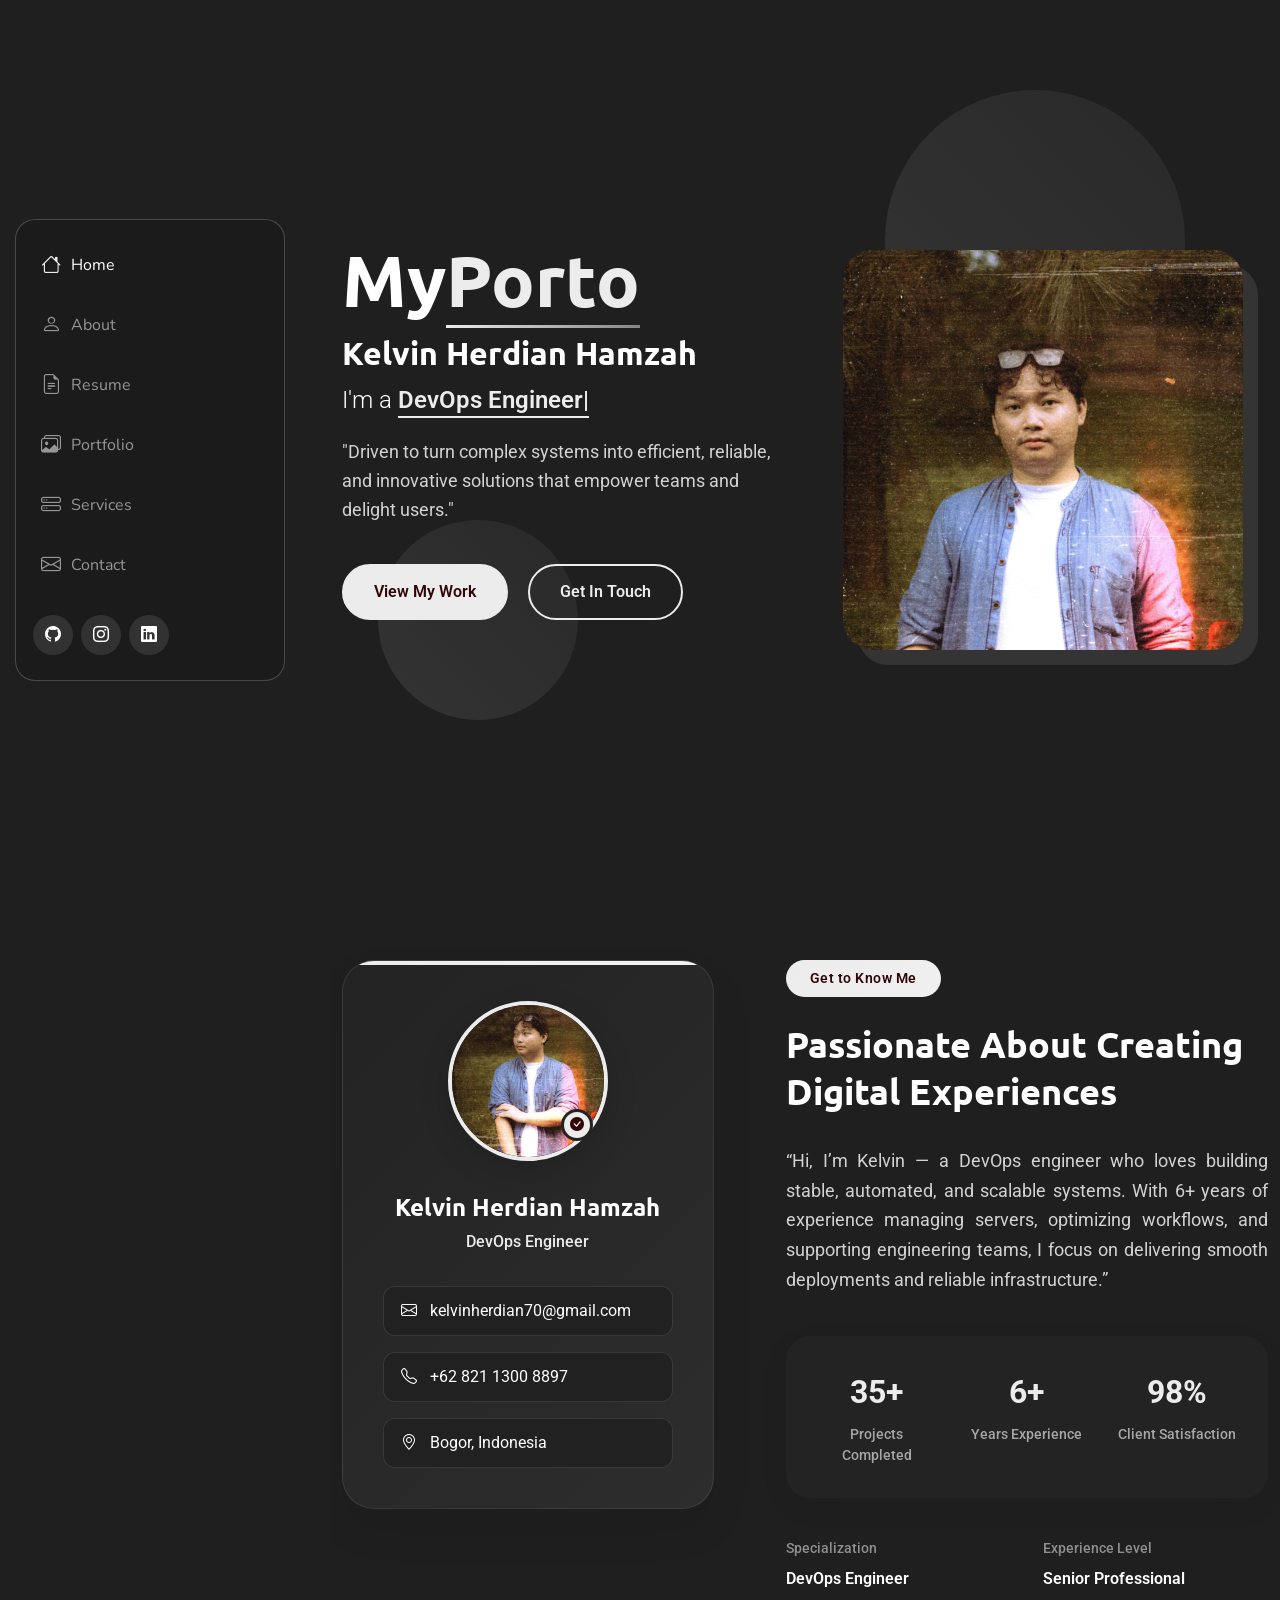
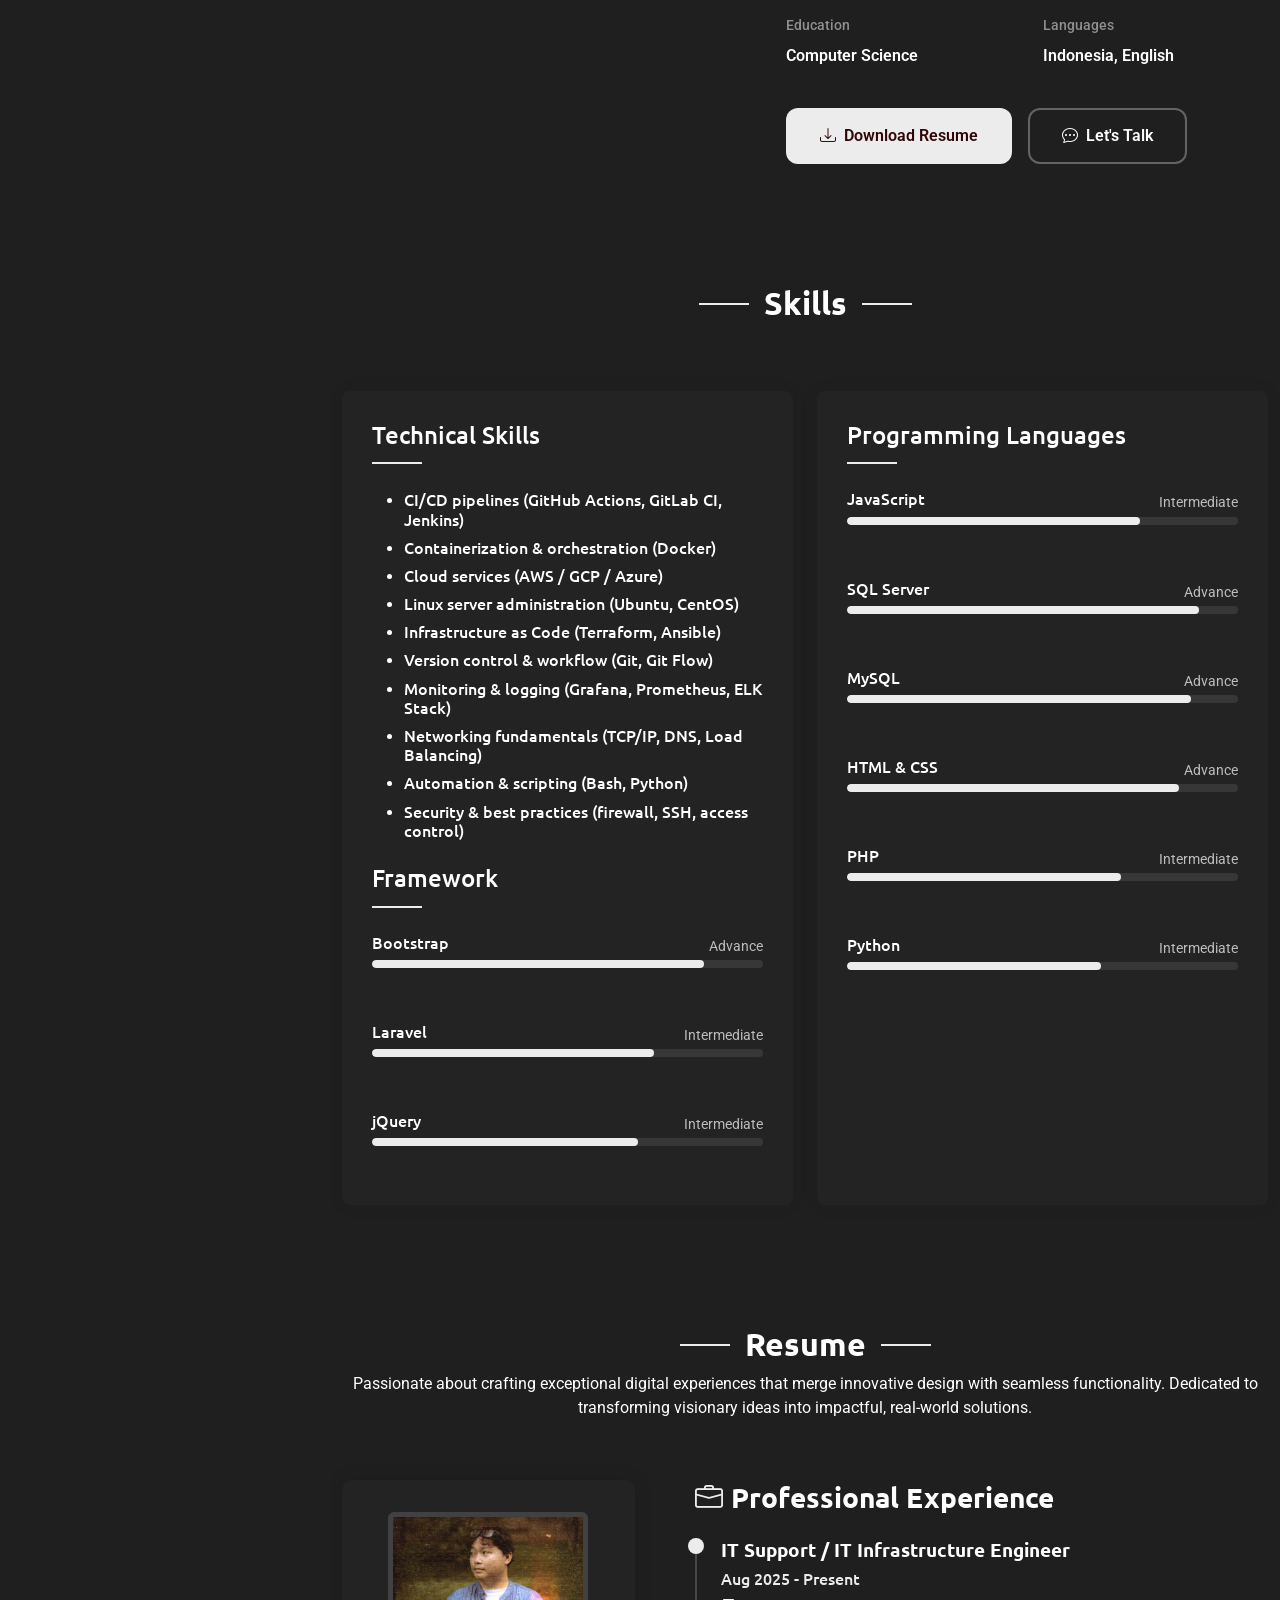
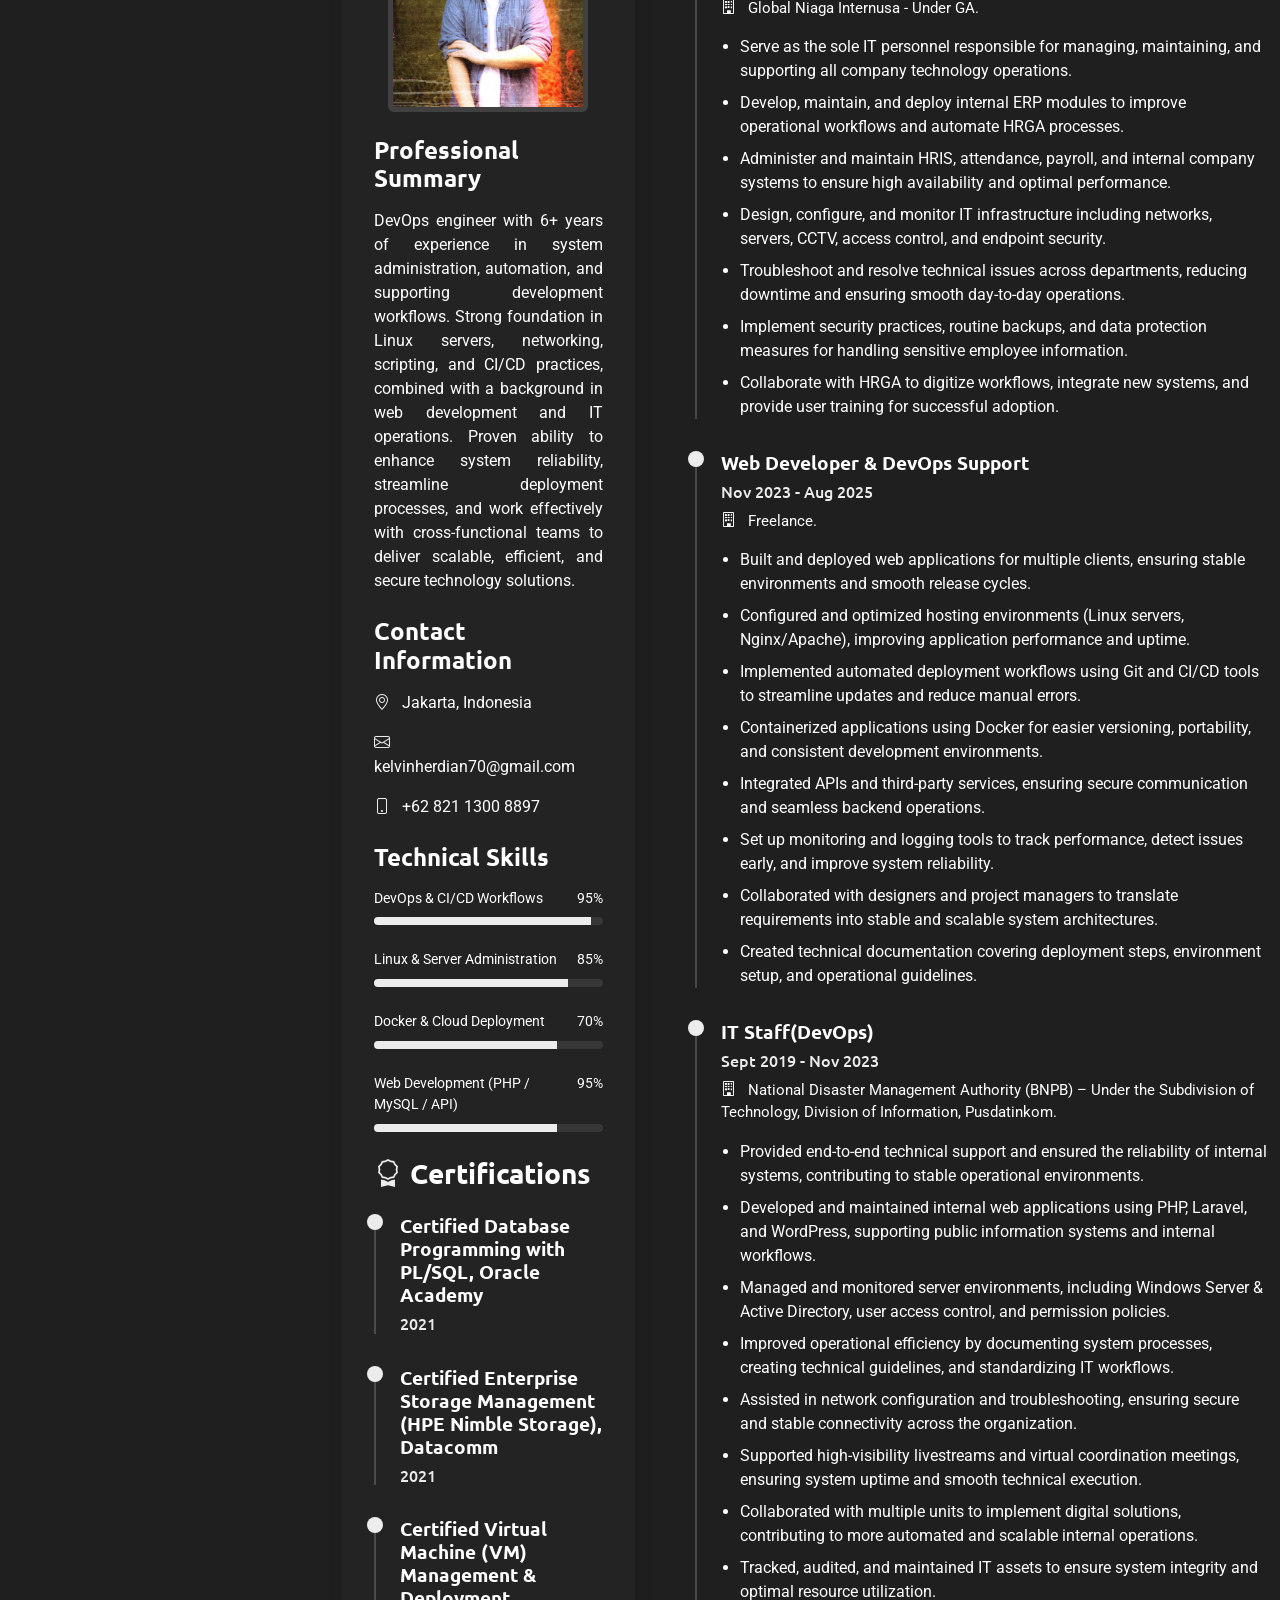
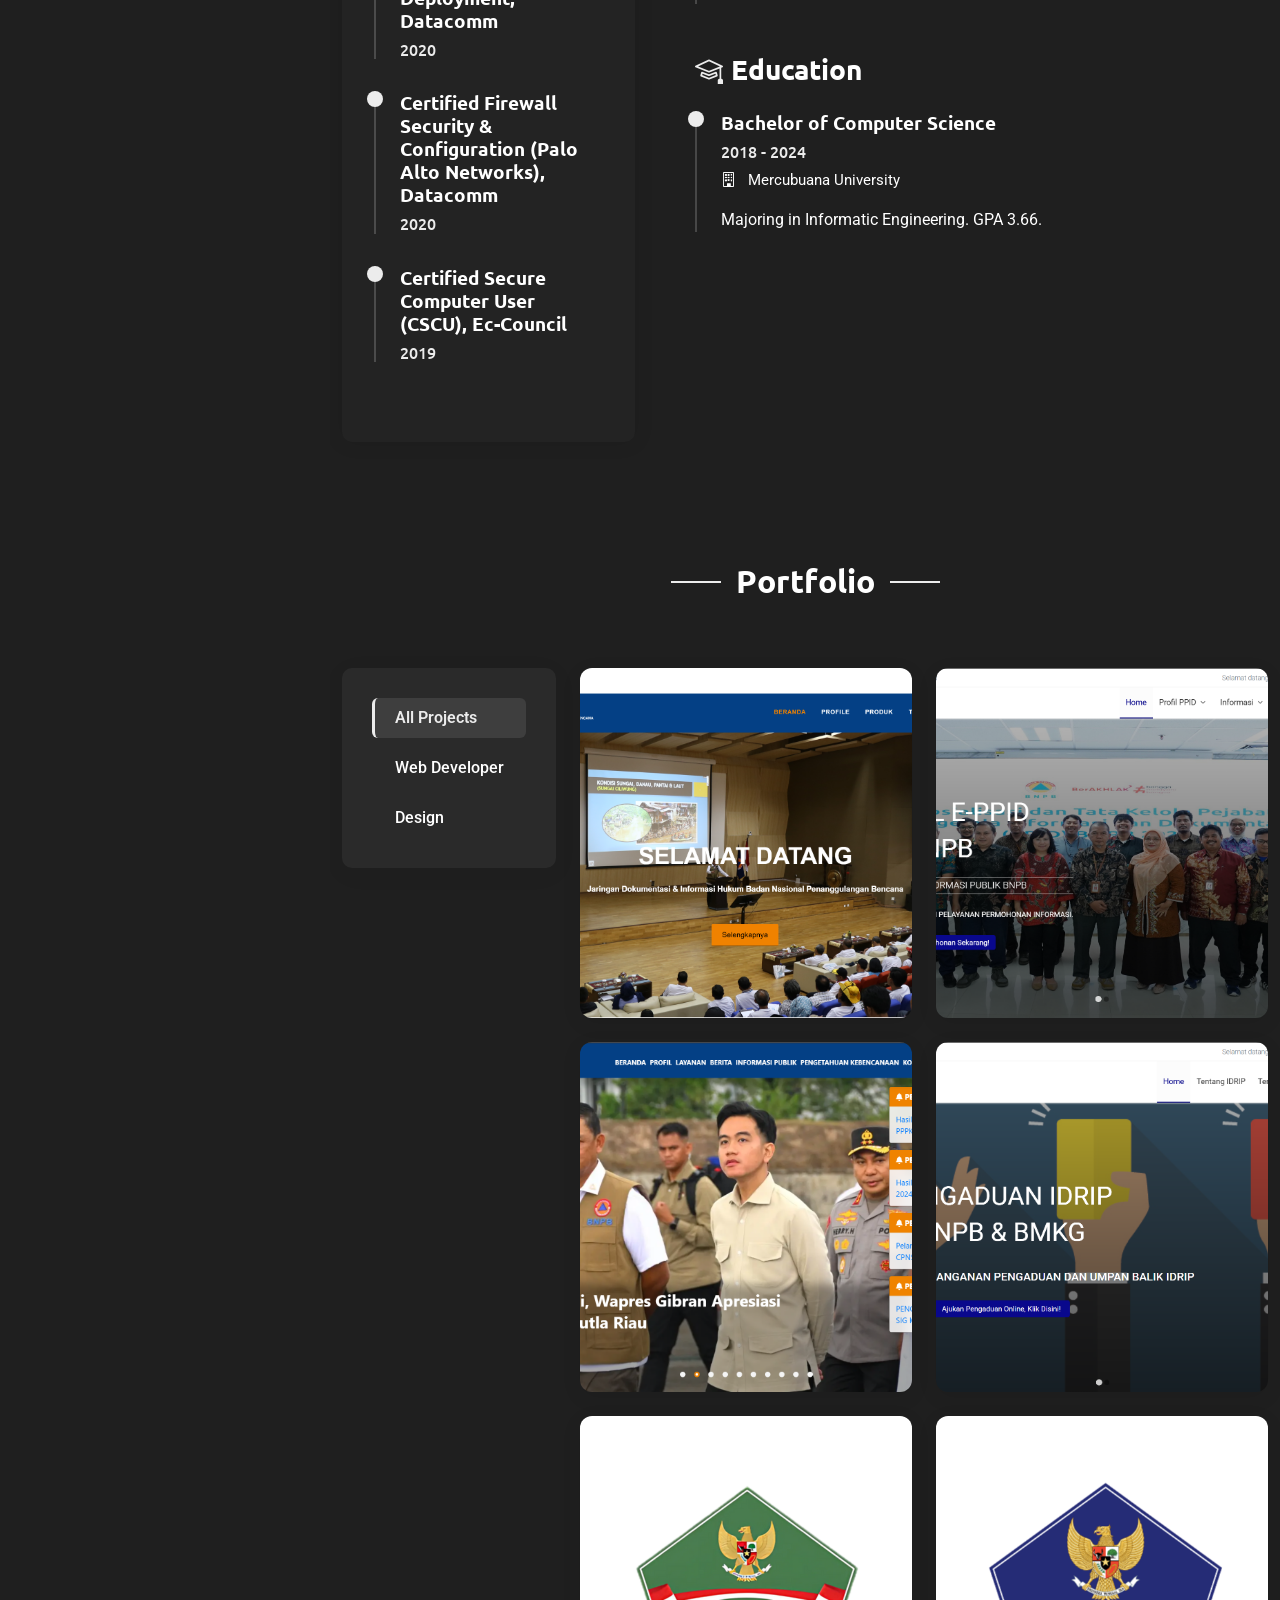
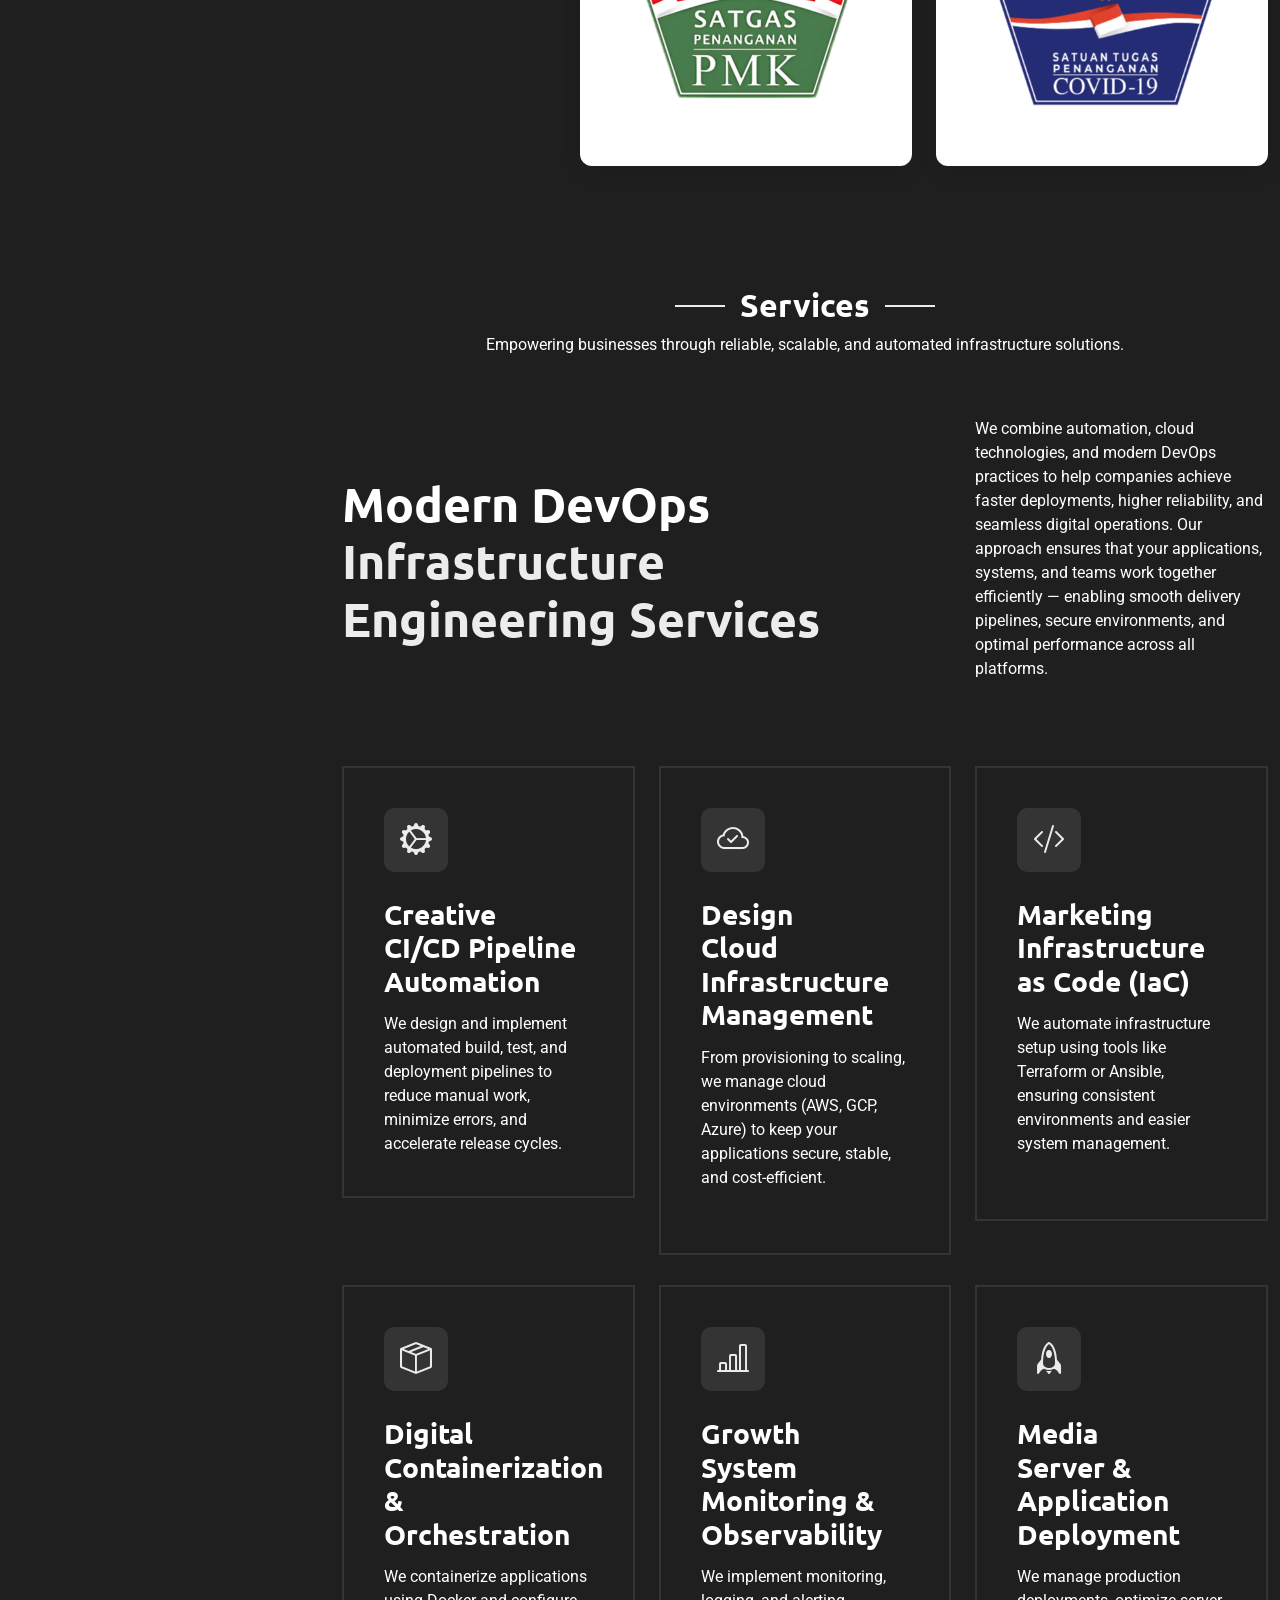
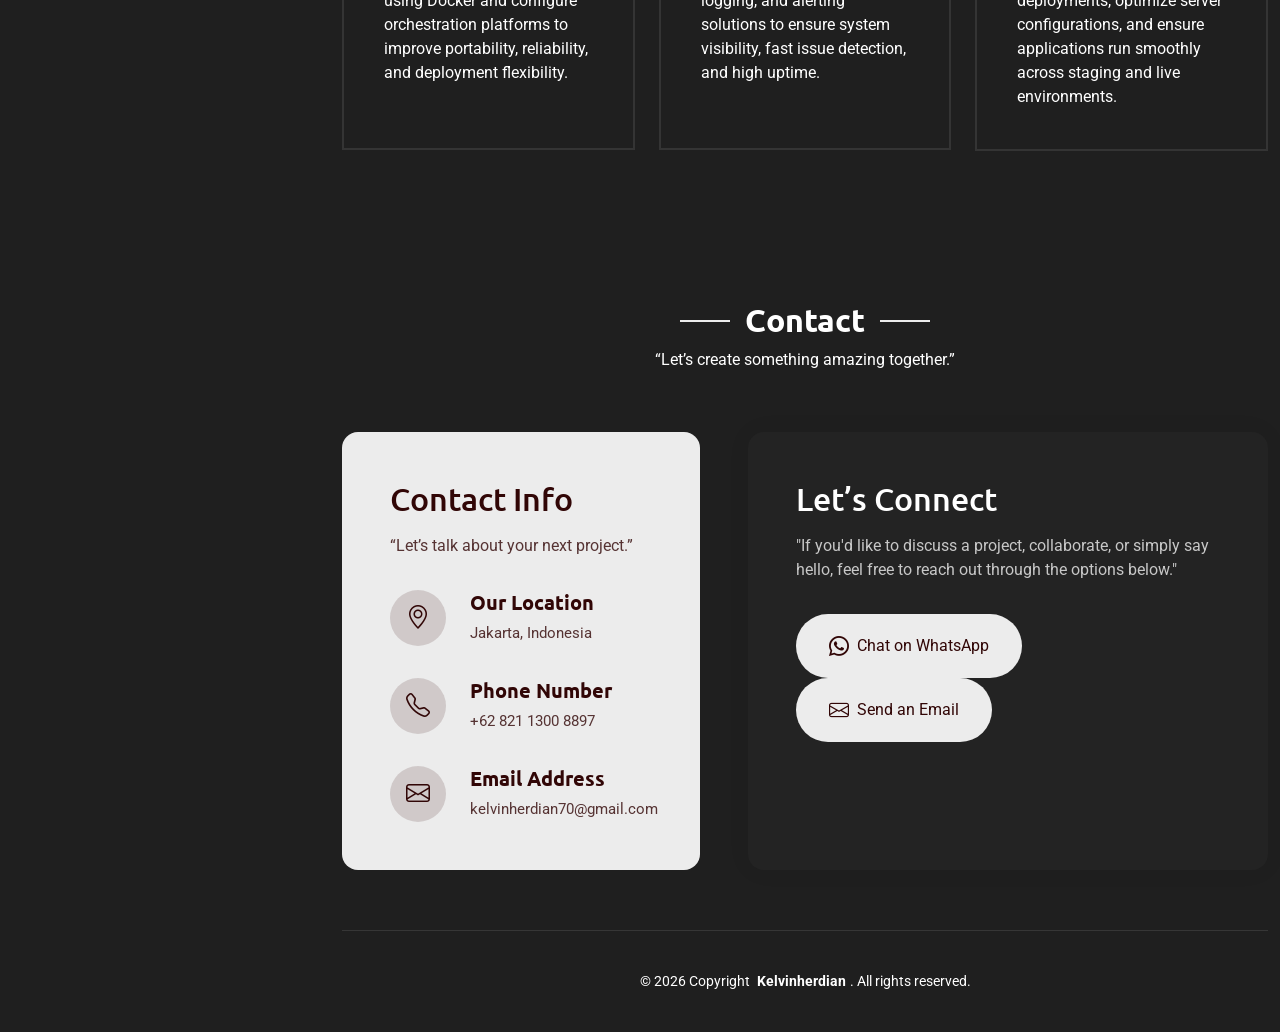
<file: index.html>
<!DOCTYPE html>
<html lang="en">

<head>
  <meta charset="utf-8">
  <meta content="width=device-width, initial-scale=1.0" name="viewport">
  <title>Home - Kelvin Herdian</title>
  <meta name="description" content="">
  <meta name="keywords" content="">

  <!-- Favicons -->
  <link href="assets/img/Favicon.png" rel="icon">

  <!-- Fonts -->
  <link href="https://fonts.googleapis.com" rel="preconnect">
  <link href="https://fonts.gstatic.com" rel="preconnect" crossorigin>
  <link href="https://fonts.googleapis.com/css2?family=Roboto:ital,wght@0,100;0,300;0,400;0,500;0,700;0,900;1,100;1,300;1,400;1,500;1,700;1,900&family=Ubuntu:ital,wght@0,300;0,400;0,500;0,700;1,300;1,400;1,500;1,700&family=Nunito:ital,wght@0,200;0,300;0,400;0,500;0,600;0,700;0,800;0,900;1,200;1,300;1,400;1,500;1,600;1,700;1,800;1,900&display=swap" rel="stylesheet">

  <!-- Vendor CSS Files -->
  <link href="assets/vendor/bootstrap/css/bootstrap.min.css" rel="stylesheet">
  <link href="assets/vendor/bootstrap-icons/bootstrap-icons.css" rel="stylesheet">
  <link href="assets/vendor/aos/aos.css" rel="stylesheet">
  <link href="assets/vendor/glightbox/css/glightbox.min.css" rel="stylesheet">
  <link href="assets/vendor/swiper/swiper-bundle.min.css" rel="stylesheet">

  <!-- Main CSS File -->
  <link href="assets/css/main.css" rel="stylesheet">
</head>

<body class="index-page">

  <header id="header" class="header dark-background d-flex flex-column justify-content-center">
    <i class="header-toggle d-xl-none bi bi-list"></i>

    <div class="header-container d-flex flex-column align-items-start">
      <nav id="navmenu" class="navmenu">
        <ul>
          <li><a href="#hero" class="active"><i class="bi bi-house navicon"></i>Home</a></li>
          <li><a href="#about"><i class="bi bi-person navicon"></i> About</a></li>
          <li><a href="#resume"><i class="bi bi-file-earmark-text navicon"></i> Resume</a></li>
          <li><a href="#portfolio"><i class="bi bi-images navicon"></i> Portfolio</a></li>
          <li><a href="#services"><i class="bi bi-hdd-stack navicon"></i> Services</a></li>
          <li><a href="#contact"><i class="bi bi-envelope navicon"></i> Contact</a></li>
        </ul>
      </nav>

      <div class="social-links text-center">
        <a href="https://github.com/kelvinherdian/" target="_blank" class="github"><i class="bi bi-github"></i></a>
        <a href="https://www.instagram.com/kelvinherdian/" target="_blank" class="instagram"><i class="bi bi-instagram"></i></a>
        <a href="https://id.linkedin.com/in/kelvin-herdian-hamzah-14b409236" class="linkedin" target="_blank" ><i class="bi bi-linkedin"></i></a>
      </div>

    </div>

  </header>

  <main class="main">

    <!-- Hero Section -->
    <section id="hero" class="hero section">

      <div class="background-elements">
        <div class="bg-circle circle-1"></div>
        <div class="bg-circle circle-2"></div>
      </div>

      <div class="hero-content">

        <div class="container">
          <div class="row align-items-center">

            <div class="col-lg-6" data-aos="fade-right" data-aos-delay="100">
              <div class="hero-text">
                <h1>My<span class="accent-text">Porto</span></h1>
                <h2>Kelvin Herdian Hamzah</h2>
                <p class="lead">I'm a <span class="typed" data-typed-items="DevOps Engineer"></span></p>
                <p class="description">
                  "Driven to turn complex systems into efficient, reliable, and innovative solutions that empower teams and delight users."
                </p>

                <div class="hero-actions">
                  <a href="#portfolio" class="btn btn-primary">View My Work</a>
                  <a href="#contact" class="btn btn-outline">Get In Touch</a>
                </div>
              </div>
            </div>

            <div class="col-lg-6" data-aos="fade-left" data-aos-delay="200">
              <div class="hero-visual">
                <div class="profile-container">
                  <div class="profile-background"></div>
                  <img src="assets/img/profile/profile-2.jpg" alt="Alexander Chen" class="profile-image">
                </div>
              </div>
            </div>

          </div>
        </div>
      </div>

    </section><!-- /Hero Section -->

    <!-- About Section -->
    <section id="about" class="about section">

      <div class="container" data-aos="fade-up" data-aos-delay="100">

        <div class="row">
          <div class="col-lg-5" data-aos="zoom-in" data-aos-delay="200">
            <div class="profile-card">
              <div class="profile-header">
                <div class="profile-image">
                  <img src="assets/img/profile/profile-3.jpg" alt="Profile Image" class="img-fluid">
                </div>
                <div class="profile-badge">
                  <i class="bi bi-check-circle-fill"></i>
                </div>
              </div>

              <div class="profile-content">
                <h3>Kelvin Herdian Hamzah</h3>
                <p class="profession">DevOps Engineer</p>

                <div class="contact-links">
                  <a href="mailto:kelvinherdian70@gmail.com" class="contact-item">
                    <i class="bi bi-envelope"></i>
                    kelvinherdian70@gmail.com
                  </a>
                  <a href="tel:+6282113008897" class="contact-item">
                    <i class="bi bi-telephone"></i>
                    +62 821 1300 8897
                  </a>
                  <a href="#" class="contact-item">
                    <i class="bi bi-geo-alt"></i>
                    Bogor, Indonesia
                  </a>
                </div>
              </div>
            </div>
          </div>

          <div class="col-lg-7" data-aos="fade-left" data-aos-delay="300">
            <div class="about-content">
              <div class="section-header">
                <span class="badge-text">Get to Know Me</span>
                <h2>Passionate About Creating Digital Experiences</h2>
              </div>

              <div class="description">
              <p style="text-align: justify;">
                “Hi, I’m Kelvin — a DevOps engineer who loves building stable, automated, and scalable systems. With 6+ years of experience managing servers, optimizing workflows, and supporting engineering teams, I focus on delivering smooth deployments and reliable infrastructure.”</p>  
              </div>

              <div class="stats-grid">
                <div class="stat-item">
                  <div class="stat-number">35+</div>
                  <div class="stat-label">Projects Completed</div>
                </div>
                <div class="stat-item">
                  <div class="stat-number">6+</div>
                  <div class="stat-label">Years Experience</div>
                </div>
                <div class="stat-item">
                  <div class="stat-number">98%</div>
                  <div class="stat-label">Client Satisfaction</div>
                </div>
              </div>

              <div class="details-grid">
                <div class="detail-row">
                  <div class="detail-item">
                    <span class="detail-label">Specialization</span>
                    <span class="detail-value">DevOps Engineer</span>
                  </div>
                  <div class="detail-item">
                    <span class="detail-label">Experience Level</span>
                    <span class="detail-value">Senior Professional</span>
                  </div>
                </div>
                <div class="detail-row">
                  <div class="detail-item">
                    <span class="detail-label">Education</span>
                    <span class="detail-value">Computer Science</span>
                  </div>
                  <div class="detail-item">
                    <span class="detail-label">Languages</span>
                    <span class="detail-value">Indonesia, English</span>
                  </div>
                </div>
              </div>

              <div class="cta-section">
                <a href="assets/CV_KelvinHerdianHamzah.pdf" target="_blank" class="btn btn-primary">
                  <i class="bi bi-download"></i>
                  Download Resume
                </a>
                <a href="https://wa.me/6282113008897?text=Halo,%20saya%20ingin%20bertanya" target="_blank" rel="noopener noreferrer" class="btn btn-outline">
                  <i class="bi bi-chat-dots"></i>
                  Let's Talk
                </a>
              </div>
            </div>
          </div>
        </div>

      </div>

    </section><!-- /About Section -->

    <!-- Skills Section -->
    <section id="skills" class="skills section">

      <!-- Section Title -->
      <div class="container section-title" data-aos="fade-up">
        <h2>Skills</h2>
      </div><!-- End Section Title -->

      <div class="container" data-aos="fade-up" data-aos-delay="100">

        <div class="row">
          <div class="col-lg-6">
            <div class="skills-category" data-aos="fade-up" data-aos-delay="200">
              <h3>Technical Skills</h3>
              <div class="skills-animation">
                <div class="skill-item">
                  <ul>
                  <div class="d-flex justify-content-between align-items-center">
                    <li><h4>CI/CD pipelines (GitHub Actions, GitLab CI, Jenkins)</h4></li>
                  </div>
                  <div class="d-flex justify-content-between align-items-center">
                    <li><h4>Containerization & orchestration (Docker)</h4></li>
                  </div>
                  <div class="d-flex justify-content-between align-items-center">
                    <li><h4>Cloud services (AWS / GCP / Azure)</h4></li>
                  </div>
                  <div class="d-flex justify-content-between align-items-center">
                    <li><h4>Linux server administration (Ubuntu, CentOS)</h4></li>
                  </div>
                  <div class="d-flex justify-content-between align-items-center">
                    <li><h4>Infrastructure as Code (Terraform, Ansible)</h4></li>
                  </div>
                  <div class="d-flex justify-content-between align-items-center">
                    <li><h4>Version control & workflow (Git, Git Flow)</h4></li>
                  </div>
                  <div class="d-flex justify-content-between align-items-center">
                    <li><h4>Monitoring & logging (Grafana, Prometheus, ELK Stack)</h4></li>
                  </div>
                  <div class="d-flex justify-content-between align-items-center">
                    <li><h4>Networking fundamentals (TCP/IP, DNS, Load Balancing)</h4></li>
                  </div>
                  <div class="d-flex justify-content-between align-items-center">
                    <li><h4>Automation & scripting (Bash, Python)</h4></li>
                  </div>
                  <div class="d-flex justify-content-between align-items-center">
                    <li><h4>Security & best practices (firewall, SSH, access control)</h4></li>
                  </div>
                  </ul>
                </div>
              </div>
              <h3>Framework</h3>
              <div class="skills-animation">
                <div class="skill-item">
                  <div class="d-flex justify-content-between align-items-center">
                    <h4>Bootstrap</h4>
                    <span class="skill-percentage">Advance</span>
                  </div>
                  <div class="progress">
                    <div class="progress-bar" role="progressbar" aria-valuenow="85" aria-valuemin="0" aria-valuemax="100"></div>
                  </div>
                  <div class="skill-tooltip">Responsive UI, consistent design.</div>
                </div>
                
                <div class="skill-item">
                  <div class="d-flex justify-content-between align-items-center">
                    <h4>Laravel</h4>
                    <span class="skill-percentage">Intermediate</span>
                  </div>
                  <div class="progress">
                    <div class="progress-bar" role="progressbar" aria-valuenow="72" aria-valuemin="0" aria-valuemax="100"></div>
                  </div>
                  <div class="skill-tooltip">Routing, Eloquent ORM, authentication.</div>
                </div>

                <div class="skill-item">
                  <div class="d-flex justify-content-between align-items-center">
                    <h4>jQuery</h4>
                    <span class="skill-percentage">Intermediate</span>
                  </div>
                  <div class="progress">
                    <div class="progress-bar" role="progressbar" aria-valuenow="68" aria-valuemin="0" aria-valuemax="100"></div>
                  </div>
                  <div class="skill-tooltip">DOM manipulation, events, AJAX.</div>
                </div>


              </div>
            </div><!-- End Frontend Skills -->
          </div>

          <div class="col-lg-6">
            <div class="skills-category" data-aos="fade-up" data-aos-delay="300">
              <h3>Programming Languages</h3>
              <div class="skills-animation">
                <div class="skill-item">
                  <div class="d-flex justify-content-between align-items-center">
                    <h4>JavaScript</h4>
                    <span class="skill-percentage">Intermediate</span>
                  </div>
                  <div class="progress">
                    <div class="progress-bar" role="progressbar" aria-valuenow="75" aria-valuemin="0" aria-valuemax="100"></div>
                  </div>
                  <div class="skill-tooltip">Manipulasi DOM, AJAX, konsumsi API, dan sedikit ES6+.</div>
                </div>

                <div class="skill-item">
                  <div class="d-flex justify-content-between align-items-center">
                    <h4>SQL Server</h4>
                    <span class="skill-percentage">Advance</span>
                  </div>
                  <div class="progress">
                    <div class="progress-bar" role="progressbar" aria-valuenow="90" aria-valuemin="0" aria-valuemax="100"></div>
                  </div>
                  <div class="skill-tooltip">Optimasi query, indexing, stored procedure, dan trigger.</div>
                </div>

                <div class="skill-item">
                  <div class="d-flex justify-content-between align-items-center">
                    <h4>MySQL</h4>
                    <span class="skill-percentage">Advance</span>
                  </div>
                  <div class="progress">
                    <div class="progress-bar" role="progressbar" aria-valuenow="88" aria-valuemin="0" aria-valuemax="100"></div>
                  </div>
                  <div class="skill-tooltip">Desain database, relasi kompleks, backup/restore.</div>
                </div>

                <div class="skill-item">
                  <div class="d-flex justify-content-between align-items-center">
                    <h4>HTML & CSS</h4>
                    <span class="skill-percentage">Advance</span>
                  </div>
                  <div class="progress">
                    <div class="progress-bar" role="progressbar" aria-valuenow="85" aria-valuemin="0" aria-valuemax="100"></div>
                  </div>
                  <div class="skill-tooltip">Responsive design, Flexbox, Grid, animasi CSS.</div>
                </div>

                <div class="skill-item">
                  <div class="d-flex justify-content-between align-items-center">
                    <h4>PHP</h4>
                    <span class="skill-percentage">Intermediate</span>
                  </div>
                  <div class="progress">
                    <div class="progress-bar" role="progressbar" aria-valuenow="70" aria-valuemin="0" aria-valuemax="100"></div>
                  </div>
                  <div class="skill-tooltip">CRUD, session handling, integrasi dengan MySQL.</div>
                </div>

                <div class="skill-item">
                  <div class="d-flex justify-content-between align-items-center">
                    <h4>Python </h4>
                    <span class="skill-percentage">Intermediate</span>
                  </div>
                  <div class="progress">
                    <div class="progress-bar" role="progressbar" aria-valuenow="65" aria-valuemin="0" aria-valuemax="100"></div>
                  </div>
                  <div class="skill-tooltip">Scripting, automasi, sedikit Flask & data processing.</div>
                </div>
                
              </div>
            </div><!-- End Backend Skills -->
          </div>
        </div>

      </div>

    </section><!-- /Skills Section -->

    <!-- Resume Section -->
    <section id="resume" class="resume section">

      <!-- Section Title -->
      <div class="container section-title" data-aos="fade-up">
        <h2>Resume</h2>
        <p>Passionate about crafting exceptional digital experiences that merge innovative design with seamless functionality. Dedicated to transforming visionary ideas into impactful, real-world solutions.</p>
      </div><!-- End Section Title -->

      <div class="container" data-aos="fade-up" data-aos-delay="100">

        <div class="row gy-4">
          <!-- Left column with summary and contact -->
          <div class="col-lg-4">
            <div class="resume-side" data-aos="fade-right" data-aos-delay="100">
              <div class="profile-img mb-4">
                <img src="assets/img/profile/profile-3.jpg" alt="Profile" class="img-fluid rounded">
              </div>

              <h3>Professional Summary</h3>
              <p style="text-align: justify;">
                DevOps engineer with 6+ years of experience in system administration, automation, 
                and supporting development workflows. Strong foundation in Linux servers, networking, scripting, and CI/CD practices, 
                combined with a background in web development and IT operations. Proven ability to enhance system reliability, 
                streamline deployment processes, and work effectively with cross-functional teams to deliver scalable, efficient, 
                and secure technology solutions.
              </p>

              <h3 class="mt-4">Contact Information</h3>
              <ul class="contact-info list-unstyled">
                <li><i class="bi bi-geo-alt">  </i>Jakarta, Indonesia</li>
                <li><i class="bi bi-envelope"> </i>kelvinherdian70@gmail.com</li>
                <li><i class="bi bi-phone">    </i>+62 821 1300 8897</li>
              </ul>

              <div class="skills-animation mt-4">
                <h3>Technical Skills</h3>
                <div class="skill-item">
                  <div class="d-flex justify-content-between">
                    <span>DevOps & CI/CD Workflows</span>
                    <span>95%</span>
                  </div>
                  <div class="progress">
                    <div class="progress-bar" role="progressbar" aria-valuenow="95" aria-valuemin="0" aria-valuemax="100"></div>
                  </div>
                </div>

                <div class="skill-item">
                  <div class="d-flex justify-content-between">
                    <span>Linux & Server Administration</span>
                    <span>85%</span>
                  </div>
                  <div class="progress">
                    <div class="progress-bar" role="progressbar" aria-valuenow="85" aria-valuemin="0" aria-valuemax="100"></div>
                  </div>
                </div>

                <div class="skill-item">
                  <div class="d-flex justify-content-between">
                    <span>Docker & Cloud Deployment</span>
                    <span>70%</span>
                  </div>
                  <div class="progress">
                    <div class="progress-bar" role="progressbar" aria-valuenow="80" aria-valuemin="0" aria-valuemax="100"></div>
                  </div>
                </div>

                <div class="skill-item">
                  <div class="d-flex justify-content-between">
                    <span>Web Development (PHP / MySQL / API)</span>
                    <span>95%</span>
                  </div>
                  <div class="progress">
                    <div class="progress-bar" role="progressbar" aria-valuenow="80" aria-valuemin="0" aria-valuemax="100"></div>
                  </div>
                </div>
              </div>
              <!-- Certifications Section -->
              <div class="resume-section" data-aos="fade-up" data-aos-delay="200">
                <h3><i class="bi bi-award me-2"></i>Certifications</h3>
                <div class="resume-item">
                  <h4>Certified Database Programming with PL/SQL, Oracle Academy</h4>
                  <h5>2021</h5>
                </div>
                <div class="resume-item">
                  <h4>Certified Enterprise Storage Management (HPE Nimble Storage), Datacomm</h4>
                  <h5>2021</h5>
                </div>
                <div class="resume-item">
                  <h4>Certified Virtual Machine (VM) Management & Deployment, Datacomm</h4>
                  <h5>2020</h5>
                </div>
                <div class="resume-item">
                  <h4>Certified Firewall Security & Configuration (Palo Alto Networks), Datacomm</h4>
                  <h5>2020</h5>
                </div>
                <div class="resume-item">
                  <h4>Certified Secure Computer User (CSCU), Ec-Council</h4>
                  <h5>2019</h5>
                </div>
              </div>
            </div>
          </div>

          <!-- Right column with experience and education -->
          <div class="col-lg-8 ps-4 ps-lg-5">
            <!-- Experience Section -->
            <div class="resume-section" data-aos="fade-up">
              <h3><i class="bi bi-briefcase me-2"></i>Professional Experience</h3>

              <div class="resume-item">
                <h4>IT Support / IT Infrastructure Engineer</h4>
                <h5>Aug 2025 - Present</h5>
                <p class="company"><i class="bi bi-building"></i> Global Niaga Internusa - Under GA.</p>
                <ul>
                  <li>Serve as the sole IT personnel responsible for managing, maintaining, and supporting all company technology operations.</li>
                  <li>Develop, maintain, and deploy internal ERP modules to improve operational workflows and automate HRGA processes.</li>
                  <li>Administer and maintain HRIS, attendance, payroll, and internal company systems to ensure high availability and optimal performance.</li>
                  <li>Design, configure, and monitor IT infrastructure including networks, servers, CCTV, access control, and endpoint security.</li>
                  <li>Troubleshoot and resolve technical issues across departments, reducing downtime and ensuring smooth day-to-day operations.</li>
                  <li>Implement security practices, routine backups, and data protection measures for handling sensitive employee information.</li>
                  <li>Collaborate with HRGA to digitize workflows, integrate new systems, and provide user training for successful adoption.</li>             
                </ul>
              </div>

              <div class="resume-item">
                <h4>Web Developer & DevOps Support</h4>
                <h5>Nov 2023 - Aug 2025</h5>
                <p class="company"><i class="bi bi-building"></i> Freelance.</p>
                <ul>
                  <li>Built and deployed web applications for multiple clients, ensuring stable environments and smooth release cycles.</li>
                  <li>Configured and optimized hosting environments (Linux servers, Nginx/Apache), improving application performance and uptime.</li>
                  <li>Implemented automated deployment workflows using Git and CI/CD tools to streamline updates and reduce manual errors.</li>
                  <li>Containerized applications using Docker for easier versioning, portability, and consistent development environments.</li>
                  <li>Integrated APIs and third-party services, ensuring secure communication and seamless backend operations.</li>
                  <li>Set up monitoring and logging tools to track performance, detect issues early, and improve system reliability.</li>
                  <li>Collaborated with designers and project managers to translate requirements into stable and scalable system architectures.</li>
                  <li>Created technical documentation covering deployment steps, environment setup, and operational guidelines.</li>
                </ul>
              </div>

              <div class="resume-item">
                <h4>IT Staff(DevOps)</h4>
                <h5>Sept 2019 - Nov 2023</h5>
                <p class="company"><i class="bi bi-building"></i> National Disaster Management Authority (BNPB) – Under the Subdivision of Technology, Division of Information, Pusdatinkom.</p>
                <ul>
                  <li>Provided end-to-end technical support and ensured the reliability of internal systems, contributing to stable operational environments.</li>
                  <li>Developed and maintained internal web applications using PHP, Laravel, and WordPress, supporting public information systems and internal workflows.</li>
                  <li>Managed and monitored server environments, including Windows Server & Active Directory, user access control, and permission policies.</li>
                  <li>Improved operational efficiency by documenting system processes, creating technical guidelines, and standardizing IT workflows.</li>
                  <li>Assisted in network configuration and troubleshooting, ensuring secure and stable connectivity across the organization.</li>
                  <li>Supported high-visibility livestreams and virtual coordination meetings, ensuring system uptime and smooth technical execution.</li>
                  <li>Collaborated with multiple units to implement digital solutions, contributing to more automated and scalable internal operations.</li>
                  <li>Tracked, audited, and maintained IT assets to ensure system integrity and optimal resource utilization.</li>
                </ul>
              </div>
            </div>

            <!-- Education Section -->
            <div class="resume-section" data-aos="fade-up" data-aos-delay="100">
              <h3><i class="bi bi-mortarboard me-2"></i>Education</h3>

              <div class="resume-item">
                <h4>Bachelor of Computer Science</h4>
                <h5>2018 - 2024</h5>
                <p class="company"><i class="bi bi-building"></i> Mercubuana University</p>
                <p>Majoring in Informatic Engineering. GPA 3.66.</p>
              </div>
            </div>
          </div>
        </div>

      </div>

    </section><!-- /Resume Section -->

    <!-- Portfolio Section -->
    <section id="portfolio" class="portfolio section">

      <!-- Section Title -->
      <div class="container section-title" data-aos="fade-up">
        <h2>Portfolio</h2>
        </div><!-- End Section Title -->

      <div class="container" data-aos="fade-up" data-aos-delay="100">

        <div class="isotope-layout" data-default-filter="*" data-layout="masonry" data-sort="original-order">

          <div class="row">
            <div class="col-lg-3 filter-sidebar">
              <div class="filters-wrapper" data-aos="fade-right" data-aos-delay="150">
                <ul class="portfolio-filters isotope-filters">
                  <li data-filter="*" class="filter-active">All Projects</li>
                  <li data-filter=".filter-website">Web Developer</li>
                  <li data-filter=".filter-design">Design</li>
                </ul>
              </div>
            </div>

            <div class="col-lg-9">
              <div class="row gy-4 portfolio-container isotope-container" data-aos="fade-up" data-aos-delay="200">

                <div class="col-lg-6 col-md-6 portfolio-item isotope-item filter-website">
                  <div class="portfolio-wrap">
                    <img src="assets/img/portfolio/portfolio-1.png" class="img-fluid" alt="Portfolio Image" loading="lazy">
                    <div class="portfolio-info">
                      <div class="content">
                        <span class="category">Web Developer</span>
                        <h4>JDIH BNPB</h4>
                        <div class="portfolio-links">
                          <a href="assets/img/portfolio/portfolio-1.png" class="glightbox" title="JDIH BNPB"><i class="bi bi-plus-lg"></i></a>
                          <a href="https://web.bnpb.go.id/jdih/" target="_blank" title="More Details"><i class="bi bi-arrow-right"></i></a>
                        </div>
                      </div>
                    </div>
                  </div>
                </div><!-- End Portfolio Item -->

                <div class="col-lg-6 col-md-6 portfolio-item isotope-item filter-website">
                  <div class="portfolio-wrap">
                    <img src="assets/img/portfolio/portfolio-2.png" class="img-fluid" alt="Portfolio Image" loading="lazy">
                    <div class="portfolio-info">
                      <div class="content">
                        <span class="category">Web Developer</span>
                        <h4>PPID BNPB</h4>
                        <div class="portfolio-links">
                          <a href="assets/img/portfolio/portfolio-2.png" class="glightbox" title="PPID BNPB"><i class="bi bi-plus-lg"></i></a>
                          <a href="https://web.bnpb.go.id/ppid/" target="_blank" title="More Details"><i class="bi bi-arrow-right"></i></a>
                        </div>
                      </div>
                    </div>
                  </div>
                </div><!-- End Portfolio Item -->

                <div class="col-lg-6 col-md-6 portfolio-item isotope-item filter-website">
                  <div class="portfolio-wrap">
                    <img src="assets/img/portfolio/portfolio-3.png" class="img-fluid" alt="Portfolio Image" loading="lazy">
                    <div class="portfolio-info">
                      <div class="content">
                        <span class="category">Web Developer</span>
                        <h4>WEB BNPB</h4>
                        <div class="portfolio-links">
                          <a href="assets/img/portfolio/portfolio-3.png" class="glightbox" title="WEB BNPB"><i class="bi bi-plus-lg"></i></a>
                          <a href="https://bnpb.go.id/" target="_blank" title="More Details"><i class="bi bi-arrow-right"></i></a>
                        </div>
                      </div>
                    </div>
                  </div>
                </div><!-- End Portfolio Item -->

                <div class="col-lg-6 col-md-6 portfolio-item isotope-item filter-website">
                  <div class="portfolio-wrap">
                    <img src="assets/img/portfolio/portfolio-4.png" class="img-fluid" alt="Portfolio Image" loading="lazy">
                    <div class="portfolio-info">
                      <div class="content">
                        <span class="category">Web Developer</span>
                        <h4>IDRIP BNPB</h4>
                        <div class="portfolio-links">
                          <a href="assets/img/portfolio/portfolio-4.png" class="glightbox" title="IDRIP BNPB"><i class="bi bi-plus-lg"></i></a>
                          <a href="https://web.bnpb.go.id/idrip/" target="_blank" title="More Details"><i class="bi bi-arrow-right"></i></a>
                        </div>
                      </div>
                    </div>
                  </div>
                </div><!-- End Portfolio Item -->

                <div class="col-lg-6 col-md-6 portfolio-item isotope-item filter-website">
                  <div class="portfolio-wrap">
                    <img src="assets/img/portfolio/portfolio-5.png" class="img-fluid" alt="Portfolio Image" loading="lazy">
                    <div class="portfolio-info">
                      <div class="content">
                        <span class="category">Web Developer</span>
                        <h4>SATGAS PMK</h4>
                        <div class="portfolio-links">
                          <a href="assets/img/portfolio/portfolio-5.png" class="glightbox" title="PMK BNPB"><i class="bi bi-plus-lg"></i></a>
                          <a href="#" target="_blank" title="More Details"><i class="bi bi-arrow-right"></i></a>
                        </div>
                      </div>
                    </div>
                  </div>
                </div><!-- End Portfolio Item -->

                <div class="col-lg-6 col-md-6 portfolio-item isotope-item filter-website">
                  <div class="portfolio-wrap">
                    <img src="assets/img/portfolio/portfolio-6.png" class="img-fluid" alt="Portfolio Image" loading="lazy">
                    <div class="portfolio-info">
                      <div class="content">
                        <span class="category">Web Developer</span>
                        <h4>SATGAS COVID-19</h4>
                        <div class="portfolio-links">
                          <a href="assets/img/portfolio/portfolio-6.png" class="glightbox" title="SATGAS COVID-19"><i class="bi bi-plus-lg"></i></a>
                          <a href="#" target="_blank" title="More Details"><i class="bi bi-arrow-right"></i></a>
                        </div>
                      </div>
                    </div>
                  </div>
                </div><!-- End Portfolio Item -->

              </div><!-- End Portfolio Container -->
            </div>
          </div>

        </div>

      </div>

    </section><!-- /Portfolio Section -->

    <!-- Services Section -->
    <section id="services" class="services section">

      <!-- Section Title -->
      <div class="container section-title" data-aos="fade-up">
        <h2>Services</h2>
        <p>Empowering businesses through reliable, scalable, and automated infrastructure solutions.</p>
      </div><!-- End Section Title -->

      <div class="container" data-aos="fade-up" data-aos-delay="100">

        <div class="service-header">
          <div class="row align-items-center">
            <div class="col-lg-8 col-md-12">
              <div class="service-intro">
                <h2 class="service-heading">
                  <div>Modern DevOps</div>
                  <div><span>Infrastructure Engineering Services</span></div>
                </h2>
              </div>
            </div>
            <div class="col-lg-4 col-md-12">
              <div class="service-summary">
                <p>
                  We combine automation, cloud technologies, and modern DevOps practices to help companies achieve faster deployments, higher reliability, and seamless digital operations.
                  Our approach ensures that your applications, systems, and teams work together efficiently — enabling smooth delivery pipelines, secure environments, and optimal performance across all platforms.
                </p>
                </a>
              </div>
            </div>
          </div>
        </div>

        <div class="row justify-content-center">
          <div class="col-lg-4 col-md-6" data-aos="fade-up" data-aos-delay="100">
            <div class="service-card position-relative z-1">
              <div class="service-icon">
                <i class="bi bi-gear-wide-connected"></i>
              </div>
              <a href="service-details.html" class="card-action d-flex align-items-center justify-content-center rounded-circle">
                <i class="bi bi-arrow-up-right"></i>
              </a>
              <h3>
                <a href="service-details.html">
                  Creative <span>CI/CD Pipeline Automation</span>
                </a>
              </h3>
              <p>
                We design and implement automated build, test, and deployment pipelines to reduce manual work, minimize errors, and accelerate release cycles.
              </p>
            </div>
          </div>
          <div class="col-lg-4 col-md-6" data-aos="fade-up" data-aos-delay="200">
            <div class="service-card position-relative z-1">
              <div class="service-icon">
                <i class="bi bi-cloud-check"></i>
              </div>
              <a href="service-details.html" class="card-action d-flex align-items-center justify-content-center rounded-circle">
                <i class="bi bi-arrow-up-right"></i>
              </a>
              <h3>
                <a href="service-details.html">
                  Design <span>Cloud Infrastructure Management</span>
                </a>
              </h3>
              <p>
                From provisioning to scaling, we manage cloud environments (AWS, GCP, Azure) to keep your applications secure, stable, and cost-efficient.
            <div class="clear"></div>
              </div>
          </div>
          <div class="col-lg-4 col-md-6" data-aos="fade-up" data-aos-delay="300">
            <div class="service-card position-relative z-1">
              <div class="service-icon">
                <i class="bi bi-code-slash"></i>
              </div>
              <a href="service-details.html" class="card-action d-flex align-items-center justify-content-center rounded-circle">
                <i class="bi bi-arrow-up-right"></i>
              </a>
              <h3>
                <a href="service-details.html">
                  Marketing <span>Infrastructure as Code (IaC)</span>
                </a>
              </h3>
              <p>
                We automate infrastructure setup using tools like Terraform or Ansible, ensuring consistent environments and easier system management.
              </p>
              <div class="clear"></div>
            </div>
          </div>
          <div class="col-lg-4 col-md-6" data-aos="fade-up" data-aos-delay="100">
            <div class="service-card position-relative z-1">
              <div class="service-icon">
                <i class="bi bi-box-seam"></i>
              </div>
              <a href="service-details.html" class="card-action d-flex align-items-center justify-content-center rounded-circle">
                <i class="bi bi-arrow-up-right"></i>
              </a>
              <h3>
                <a href="service-details.html">
                  Digital <span>Containerization & Orchestration</span>
                </a>
              </h3>
              <p>
                We containerize applications using Docker and configure orchestration platforms to improve portability, reliability, and deployment flexibility.
              </p>
              <div class="clear"></div>
            </div>
          </div>
          <div class="col-lg-4 col-md-6" data-aos="fade-up" data-aos-delay="200">
            <div class="service-card position-relative z-1">
              <div class="service-icon">
                <i class="bi bi-bar-chart-line"></i>
              </div>
              <a href="service-details.html" class="card-action d-flex align-items-center justify-content-center rounded-circle">
                <i class="bi bi-arrow-up-right"></i>
              </a>
              <h3>
                <a href="service-details.html">
                  Growth <span>System Monitoring & Observability</span>
                </a>
              </h3>
              <p>
                We implement monitoring, logging, and alerting solutions to ensure system visibility, fast issue detection, and high uptime.
            <div class="clear"></div>
          </div>
          </div>
          <div class="col-lg-4 col-md-6" data-aos="fade-up" data-aos-delay="300">
            <div class="service-card position-relative z-1">
              <div class="service-icon">
                <i class="bi bi-rocket"></i>
              </div>
              <a href="service-details.html" class="card-action d-flex align-items-center justify-content-center rounded-circle">
                <i class="bi bi-arrow-up-right"></i>
              </a>
              <h3>
                <a href="service-details.html">
                  Media <span>Server & Application Deployment</span>
                </a>
              </h3>
              <p>
                We manage production deployments, optimize server configurations, and ensure applications run smoothly across staging and live environments.
              </p>
            </div>
          </div>
        </div>

      </div>

    </section>

    <!-- Contact Section -->
    <section id="contact" class="contact section">

      <!-- Section Title -->
      <div class="container section-title" data-aos="fade-up">
        <h2>Contact</h2>
        <p>“Let’s create something amazing together.”</p>
      </div><!-- End Section Title -->

      <div class="container">

        <div class="row g-4 g-lg-5">
          <div class="col-lg-5">
            <div class="info-box">
              <h3>Contact Info</h3>
              <p>“Let’s talk about your next project.”</p>

              <div class="info-item">
                <div class="icon-box">
                  <i class="bi bi-geo-alt"></i>
                </div>
                <div class="content">
                  <h4>Our Location</h4>
                  <p>Jakarta, Indonesia</p>
                </div>
              </div>

              <div class="info-item">
                <div class="icon-box">
                  <i class="bi bi-telephone"></i>
                </div>
                <div class="content">
                  <h4>Phone Number</h4>
                  <p>+62 821 1300 8897</p>
                </div>
              </div>

              <div class="info-item">
                <div class="icon-box">
                  <i class="bi bi-envelope"></i>
                </div>
                <div class="content">
                  <h4>Email Address</h4>
                  <p><a href="kelvinherdian70@gmail.com">kelvinherdian70@gmail.com</a></p>
                </div>
              </div>
            </div>
          </div>

         <div class="col-lg-7">
  <div class="contact-form">
    <h3>Let’s Connect</h3>
    <p>"If you'd like to discuss a project, collaborate, or simply say hello, feel free to reach out through the options below."</p>

    <div class="contact-direct">

      <a href="https://wa.me/6282113008897" target="_blank" class="btn contact-btn">
        <i class="bi bi-whatsapp"></i> Chat on WhatsApp
      </a>

      <a href="mailto:kelvinherdian70@gmail.com" class="btn contact-btn">
        <i class="bi bi-envelope"></i> Send an Email
      </a>

    </div>
  </div>
</div>
        </div>

      </div>

    </section><!-- /Contact Section -->

  </main>

  <footer id="footer" class="footer position-relative">

    <div class="container">
      <div class="copyright text-center "><p>&copy; <script>document.write(new Date().getFullYear())</script><span> Copyright</span>  <strong class="px-1 sitename">Kelvinherdian</strong>. All rights reserved.</p>
      </div>
    </div>

  </footer>

  <!-- Scroll Top -->
  <a href="#" id="scroll-top" class="scroll-top d-flex align-items-center justify-content-center"><i class="bi bi-arrow-up-short"></i></a>

  <!-- Preloader -->
  <div id="preloader"></div>

  <!-- Vendor JS Files -->
  <script src="assets/vendor/bootstrap/js/bootstrap.bundle.min.js"></script>
  <script src="assets/vendor/php-email-form/validate.js"></script>
  <script src="assets/vendor/aos/aos.js"></script>
  <script src="assets/vendor/typed.js/typed.umd.js"></script>
  <script src="assets/vendor/purecounter/purecounter_vanilla.js"></script>
  <script src="assets/vendor/waypoints/noframework.waypoints.js"></script>
  <script src="assets/vendor/isotope-layout/isotope.pkgd.min.js"></script>
  <script src="assets/vendor/imagesloaded/imagesloaded.pkgd.min.js"></script>
  <script src="assets/vendor/glightbox/js/glightbox.min.js"></script>
  <script src="assets/vendor/swiper/swiper-bundle.min.js"></script>

  <!-- Main JS File -->
  <script src="assets/js/main.js"></script>

</body>

</html>
</file>
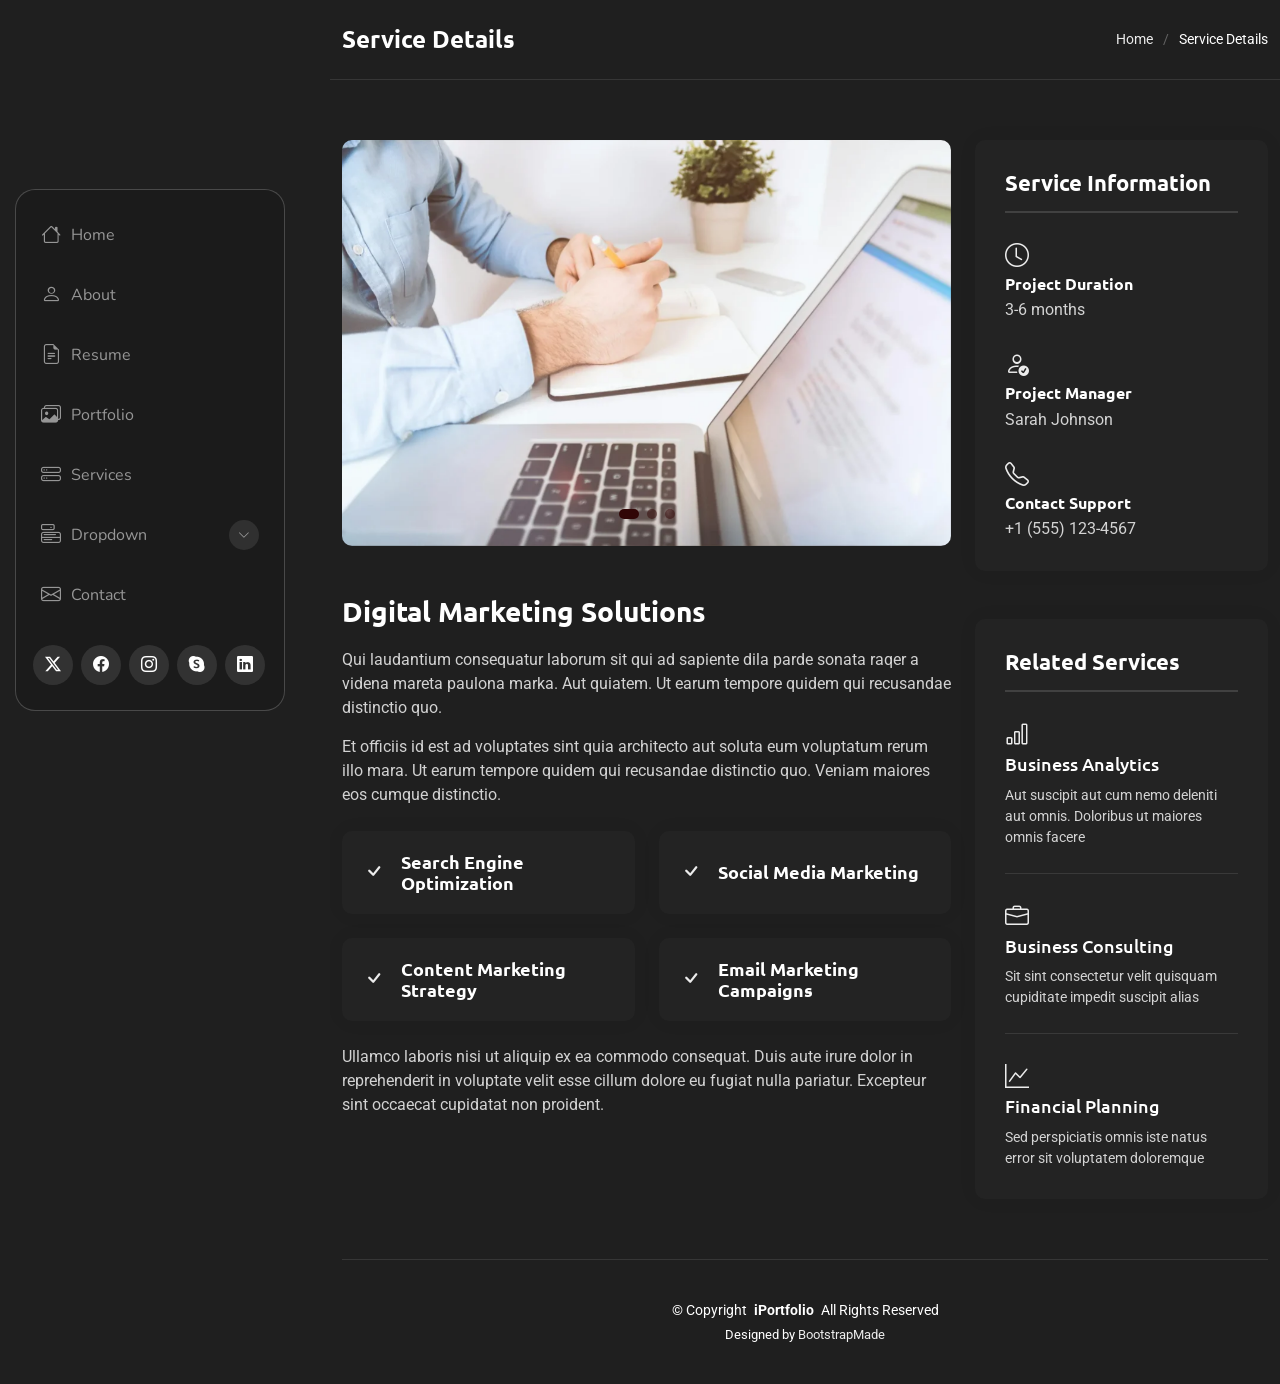
<file: service-details.html>
<!DOCTYPE html>
<html lang="en">

<head>
  <meta charset="utf-8">
  <meta content="width=device-width, initial-scale=1.0" name="viewport">
  <title>Service Details - SnapFolio Bootstrap Template</title>
  <meta name="description" content="">
  <meta name="keywords" content="">

  <!-- Favicons -->
  <link href="assets/img/favicon.png" rel="icon">
  <link href="assets/img/apple-touch-icon.png" rel="apple-touch-icon">

  <!-- Fonts -->
  <link href="https://fonts.googleapis.com" rel="preconnect">
  <link href="https://fonts.gstatic.com" rel="preconnect" crossorigin>
  <link href="https://fonts.googleapis.com/css2?family=Roboto:ital,wght@0,100;0,300;0,400;0,500;0,700;0,900;1,100;1,300;1,400;1,500;1,700;1,900&family=Ubuntu:ital,wght@0,300;0,400;0,500;0,700;1,300;1,400;1,500;1,700&family=Nunito:ital,wght@0,200;0,300;0,400;0,500;0,600;0,700;0,800;0,900;1,200;1,300;1,400;1,500;1,600;1,700;1,800;1,900&display=swap" rel="stylesheet">

  <!-- Vendor CSS Files -->
  <link href="assets/vendor/bootstrap/css/bootstrap.min.css" rel="stylesheet">
  <link href="assets/vendor/bootstrap-icons/bootstrap-icons.css" rel="stylesheet">
  <link href="assets/vendor/aos/aos.css" rel="stylesheet">
  <link href="assets/vendor/glightbox/css/glightbox.min.css" rel="stylesheet">
  <link href="assets/vendor/swiper/swiper-bundle.min.css" rel="stylesheet">

  <!-- Main CSS File -->
  <link href="assets/css/main.css" rel="stylesheet">

  <!-- =======================================================
  * Template Name: SnapFolio
  * Template URL: https://bootstrapmade.com/snapfolio-bootstrap-portfolio-template/
  * Updated: Jul 21 2025 with Bootstrap v5.3.7
  * Author: BootstrapMade.com
  * License: https://bootstrapmade.com/license/
  ======================================================== -->
</head>

<body class="service-details-page">

  <header id="header" class="header dark-background d-flex flex-column justify-content-center">
    <i class="header-toggle d-xl-none bi bi-list"></i>

    <div class="header-container d-flex flex-column align-items-start">
      <nav id="navmenu" class="navmenu">
        <ul>
          <li><a href="#hero"><i class="bi bi-house navicon"></i>Home</a></li>
          <li><a href="#about"><i class="bi bi-person navicon"></i> About</a></li>
          <li><a href="#resume"><i class="bi bi-file-earmark-text navicon"></i> Resume</a></li>
          <li><a href="#portfolio"><i class="bi bi-images navicon"></i> Portfolio</a></li>
          <li><a href="#services"><i class="bi bi-hdd-stack navicon"></i> Services</a></li>
          <li class="dropdown"><a href="#"><i class="bi bi-menu-button navicon"></i> <span>Dropdown</span> <i class="bi bi-chevron-down toggle-dropdown"></i></a>
            <ul>
              <li><a href="#">Dropdown 1</a></li>
              <li class="dropdown"><a href="#"><span>Deep Dropdown</span> <i class="bi bi-chevron-down toggle-dropdown"></i></a>
                <ul>
                  <li><a href="#">Deep Dropdown 1</a></li>
                  <li><a href="#">Deep Dropdown 2</a></li>
                  <li><a href="#">Deep Dropdown 3</a></li>
                  <li><a href="#">Deep Dropdown 4</a></li>
                  <li><a href="#">Deep Dropdown 5</a></li>
                </ul>
              </li>
              <li><a href="#">Dropdown 2</a></li>
              <li><a href="#">Dropdown 3</a></li>
              <li><a href="#">Dropdown 4</a></li>
            </ul>
          </li>
          <li><a href="#contact"><i class="bi bi-envelope navicon"></i> Contact</a></li>
        </ul>
      </nav>

      <div class="social-links text-center">
        <a href="#" class="twitter"><i class="bi bi-twitter-x"></i></a>
        <a href="#" class="facebook"><i class="bi bi-facebook"></i></a>
        <a href="#" class="instagram"><i class="bi bi-instagram"></i></a>
        <a href="#" class="google-plus"><i class="bi bi-skype"></i></a>
        <a href="#" class="linkedin"><i class="bi bi-linkedin"></i></a>
      </div>

    </div>

  </header>

  <main class="main">

    <!-- Page Title -->
    <div class="page-title dark-background">
      <div class="container d-lg-flex justify-content-between align-items-center">
        <h1 class="mb-2 mb-lg-0">Service Details</h1>
        <nav class="breadcrumbs">
          <ol>
            <li><a href="index.html">Home</a></li>
            <li class="current">Service Details</li>
          </ol>
        </nav>
      </div>
    </div><!-- End Page Title -->

    <!-- Service Details Section -->
    <section id="service-details" class="service-details section">

      <div class="container" data-aos="fade-up" data-aos-delay="100">

        <div class="row gy-4">

          <div class="col-lg-8">
            <div class="service-details-slider swiper init-swiper">
              <script type="application/json" class="swiper-config">
                {
                  "loop": true,
                  "speed": 600,
                  "autoplay": {
                    "delay": 5000
                  },
                  "slidesPerView": 1,
                  "pagination": {
                    "el": ".swiper-pagination",
                    "type": "bullets",
                    "clickable": true
                  }
                }
              </script>
              <div class="swiper-wrapper align-items-center">
                <div class="swiper-slide">
                  <img src="assets/img/services/services-1.webp" alt="" class="img-fluid" loading="lazy">
                </div>
                <div class="swiper-slide">
                  <img src="assets/img/services/services-2.webp" alt="" class="img-fluid" loading="lazy">
                </div>
                <div class="swiper-slide">
                  <img src="assets/img/services/services-3.webp" alt="" class="img-fluid" loading="lazy">
                </div>
              </div>
              <div class="swiper-pagination"></div>
            </div>

            <div class="content mt-5">
              <h3>Digital Marketing Solutions</h3>
              <p>
                Qui laudantium consequatur laborum sit qui ad sapiente dila parde sonata raqer a videna mareta paulona marka. Aut quiatem. Ut earum tempore quidem qui recusandae distinctio quo.
              </p>
              <p>
                Et officiis id est ad voluptates sint quia architecto aut soluta eum voluptatum rerum illo mara. Ut earum tempore quidem qui recusandae distinctio quo. Veniam maiores eos cumque distinctio.
              </p>

              <div class="features mt-4">
                <div class="row gy-4">
                  <div class="col-md-6" data-aos="fade-up" data-aos-delay="100">
                    <div class="feature-box d-flex align-items-center">
                      <i class="bi bi-check"></i>
                      <h4>Search Engine Optimization</h4>
                    </div>
                  </div>
                  <div class="col-md-6" data-aos="fade-up" data-aos-delay="200">
                    <div class="feature-box d-flex align-items-center">
                      <i class="bi bi-check"></i>
                      <h4>Social Media Marketing</h4>
                    </div>
                  </div>
                  <div class="col-md-6" data-aos="fade-up" data-aos-delay="300">
                    <div class="feature-box d-flex align-items-center">
                      <i class="bi bi-check"></i>
                      <h4>Content Marketing Strategy</h4>
                    </div>
                  </div>
                  <div class="col-md-6" data-aos="fade-up" data-aos-delay="400">
                    <div class="feature-box d-flex align-items-center">
                      <i class="bi bi-check"></i>
                      <h4>Email Marketing Campaigns</h4>
                    </div>
                  </div>
                </div>
              </div>

              <p class="mt-4">
                Ullamco laboris nisi ut aliquip ex ea commodo consequat. Duis aute irure dolor in reprehenderit in voluptate velit esse cillum dolore eu fugiat nulla pariatur. Excepteur sint occaecat cupidatat non proident.
              </p>
            </div>
          </div>

          <div class="col-lg-4">
            <div class="service-info">
              <h4>Service Information</h4>
              <div class="info-item">
                <i class="bi bi-clock"></i>
                <h5>Project Duration</h5>
                <p>3-6 months</p>
              </div>
              <div class="info-item">
                <i class="bi bi-person-check"></i>
                <h5>Project Manager</h5>
                <p>Sarah Johnson</p>
              </div>
              <div class="info-item">
                <i class="bi bi-telephone"></i>
                <h5>Contact Support</h5>
                <p>+1 (555) 123-4567</p>
              </div>
            </div>

            <div class="related-services mt-5">
              <h4>Related Services</h4>
              <div class="service-item">
                <i class="bi bi-bar-chart"></i>
                <h5><a href="#">Business Analytics</a></h5>
                <p>Aut suscipit aut cum nemo deleniti aut omnis. Doloribus ut maiores omnis facere</p>
              </div>
              <div class="service-item">
                <i class="bi bi-briefcase"></i>
                <h5><a href="#">Business Consulting</a></h5>
                <p>Sit sint consectetur velit quisquam cupiditate impedit suscipit alias</p>
              </div>
              <div class="service-item">
                <i class="bi bi-graph-up"></i>
                <h5><a href="#">Financial Planning</a></h5>
                <p>Sed perspiciatis omnis iste natus error sit voluptatem doloremque</p>
              </div>
            </div>
          </div>

        </div>

      </div>

    </section><!-- /Service Details Section -->

  </main>

  <footer id="footer" class="footer position-relative">

    <div class="container">
      <div class="copyright text-center ">
        <p>© <span>Copyright</span> <strong class="px-1 sitename">iPortfolio</strong> <span>All Rights Reserved</span></p>
      </div>
      <div class="credits">
        <!-- All the links in the footer should remain intact. -->
        <!-- You can delete the links only if you've purchased the pro version. -->
        <!-- Licensing information: https://bootstrapmade.com/license/ -->
        <!-- Purchase the pro version with working PHP/AJAX contact form: [buy-url] -->
        Designed by <a href="https://bootstrapmade.com/">BootstrapMade</a>
      </div>
    </div>

  </footer>

  <!-- Scroll Top -->
  <a href="#" id="scroll-top" class="scroll-top d-flex align-items-center justify-content-center"><i class="bi bi-arrow-up-short"></i></a>

  <!-- Preloader -->
  <div id="preloader"></div>

  <!-- Vendor JS Files -->
  <script src="assets/vendor/bootstrap/js/bootstrap.bundle.min.js"></script>
  <script src="assets/vendor/php-email-form/validate.js"></script>
  <script src="assets/vendor/aos/aos.js"></script>
  <script src="assets/vendor/typed.js/typed.umd.js"></script>
  <script src="assets/vendor/purecounter/purecounter_vanilla.js"></script>
  <script src="assets/vendor/waypoints/noframework.waypoints.js"></script>
  <script src="assets/vendor/isotope-layout/isotope.pkgd.min.js"></script>
  <script src="assets/vendor/imagesloaded/imagesloaded.pkgd.min.js"></script>
  <script src="assets/vendor/glightbox/js/glightbox.min.js"></script>
  <script src="assets/vendor/swiper/swiper-bundle.min.js"></script>

  <!-- Main JS File -->
  <script src="assets/js/main.js"></script>

</body>

</html>
</file>
<file: assets/css/main.css>
/**
* Template Name: SnapFolio
* Template URL: https://bootstrapmade.com/snapfolio-bootstrap-portfolio-template/
* Updated: Jul 21 2025 with Bootstrap v5.3.7
* Author: BootstrapMade.com
* License: https://bootstrapmade.com/license/
*/

/*--------------------------------------------------------------
# Font & Color Variables
# Help: https://bootstrapmade.com/color-system/
--------------------------------------------------------------*/
/* Fonts */
:root {
  --default-font: "Roboto",  system-ui, -apple-system, "Segoe UI", Roboto, "Helvetica Neue", Arial, "Noto Sans", "Liberation Sans", sans-serif, "Apple Color Emoji", "Segoe UI Emoji", "Segoe UI Symbol", "Noto Color Emoji";
  --heading-font: "Ubuntu",  sans-serif;
  --nav-font: "Nunito",  sans-serif;
}

/* Global Colors - The following color variables are used throughout the website. Updating them here will change the color scheme of the entire website */
:root { 
  --background-color: #1f1f1f; /* Background color for the entire website, including individual sections */
  --default-color: #ffffff; /* Default color used for the majority of the text content across the entire website */
  --heading-color: #ffffff; /* Color for headings, subheadings and title throughout the website */
  --accent-color: #ececec; /* Accent color that represents your brand on the website. It's used for buttons, links, and other elements that need to stand out */
  --surface-color: #232323; /* The surface color is used as a background of boxed elements within sections, such as cards, icon boxes, or other elements that require a visual separation from the global background. */
  --contrast-color: #310606; /* Contrast color for text, ensuring readability against backgrounds of accent, heading, or default colors. */
}

/* Nav Menu Colors - The following color variables are used specifically for the navigation menu. They are separate from the global colors to allow for more customization options */
:root {
  --nav-color: rgba(236, 236, 236, 0.59);  /* The default color of the main navmenu links */
  --nav-hover-color: #ffffff; /* Applied to main navmenu links when they are hovered over or active */
  --nav-mobile-background-color: #393939; /* Used as the background color for mobile navigation menu */
  --nav-dropdown-background-color: #393939; /* Used as the background color for dropdown items that appear when hovering over primary navigation items */
  --nav-dropdown-color: #ffffff; /* Used for navigation links of the dropdown items in the navigation menu. */
  --nav-dropdown-hover-color: #ececec; /* Similar to --nav-hover-color, this color is applied to dropdown navigation links when they are hovered over. */
}

/* Color Presets - These classes override global colors when applied to any section or element, providing reuse of the sam color scheme. */

.light-background {
  --background-color: #2c2c2c;
  --surface-color: #323232;
}

.dark-background {
  --background-color: #040b14;
  --default-color: #ffffff;
  --heading-color: #ffffff;
  --surface-color: #151f2b;
  --contrast-color: #ffffff;
}

/* Smooth scroll */
:root {
  scroll-behavior: smooth;
}

/*--------------------------------------------------------------
# General Styling & Shared Classes
--------------------------------------------------------------*/
body {
  color: var(--default-color);
  background-color: var(--background-color);
  font-family: var(--default-font);
}

a {
  color: var(--accent-color);
  text-decoration: none;
  transition: 0.3s;
}

a:hover {
  color: color-mix(in srgb, var(--accent-color), transparent 25%);
  text-decoration: none;
}

h1,
h2,
h3,
h4,
h5,
h6 {
  color: var(--heading-color);
  font-family: var(--heading-font);
}

/* PHP Email Form Messages
------------------------------*/
.php-email-form .error-message {
  display: none;
  background: #df1529;
  color: #ffffff;
  text-align: left;
  padding: 15px;
  margin-bottom: 24px;
  font-weight: 600;
}

.php-email-form .sent-message {
  display: none;
  color: #ffffff;
  background: #059652;
  text-align: center;
  padding: 15px;
  margin-bottom: 24px;
  font-weight: 600;
}

.php-email-form .loading {
  display: none;
  background: var(--surface-color);
  text-align: center;
  padding: 15px;
  margin-bottom: 24px;
}

.php-email-form .loading:before {
  content: "";
  display: inline-block;
  border-radius: 50%;
  width: 24px;
  height: 24px;
  margin: 0 10px -6px 0;
  border: 3px solid var(--accent-color);
  border-top-color: var(--surface-color);
  animation: php-email-form-loading 1s linear infinite;
}

@keyframes php-email-form-loading {
  0% {
    transform: rotate(0deg);
  }

  100% {
    transform: rotate(360deg);
  }
}

/*--------------------------------------------------------------
# Global Header
--------------------------------------------------------------*/
.header {
  --background-color: #1b1b1b;
  --contrast-color: #444444;
  color: var(--default-color);
  position: fixed;
  top: 0;
  left: 0;
  bottom: 0;
  padding: 0 15px;
  width: 300px;
  transition: all ease-in-out 0.3s;
  overflow-y: auto;
  z-index: 997;
}

.header .header-container {
  border-radius: 20px;
  padding: 15px;
  background-color: var(--background-color);
  border: 1px solid color-mix(in srgb, var(--default-color), transparent 80%);
}

.header .social-links {
  margin: 0 0 10px 0;
}
.clear {
    width: 100%;
    height: 23px; /* bebas mau 20 / 40 / 60 */
}
.header .social-links a {
  font-size: 16px;
  display: inline-flex;
  align-items: center;
  justify-content: center;
  background: color-mix(in srgb, var(--default-color), transparent 90%);
  color: var(--default-color);
  margin: 0 2px;
  border-radius: 50%;
  text-align: center;
  width: 40px;
  height: 40px;
  transition: 0.3s;
}

.header .social-links a:hover {
  color: var(--contrast-color);
  background: var(--accent-color);
}

@media (min-width: 1200px) {

  .header~main,
  .header~#footer {
    margin-left: 330px;
  }
}

@media (max-width: 1199px) {
  .header {
    left: -100%;
  }
}

.header.header-show {
  left: 0;
}

.header .header-toggle {
  color: var(--contrast-color);
  background-color: var(--accent-color);
  font-size: 22px;
  display: flex;
  align-items: center;
  justify-content: center;
  width: 40px;
  height: 40px;
  border-radius: 50%;
  cursor: pointer;
  position: fixed;
  top: 15px;
  right: 15px;
  z-index: 9999;
  transition: background-color 0.3s;
}

.header .header-toggle:hover {
  color: var(--contrast-color);
  background-color: color-mix(in srgb, var(--accent-color) 90%, white 15%);
}

/*--------------------------------------------------------------
# Navigation Menu
--------------------------------------------------------------*/
.mobile-nav-toggle {
  display: none;
}

.navmenu {
  padding: 0;
  z-index: 9997;
  width: 100%;
}

.navmenu ul {
  list-style: none;
  padding: 0 0 20px 0;
  margin: 0;
}

.navmenu a,
.navmenu a:focus {
  color: var(--nav-color);
  padding: 15px 10px;
  font-family: var(--nav-font);
  font-size: 16px;
  font-weight: 400;
  display: flex;
  align-items: center;
  white-space: nowrap;
  transition: 0.3s;
  width: 100%;
}

.navmenu a .navicon,
.navmenu a:focus .navicon {
  font-size: 20px;
  margin-right: 10px;
}

.navmenu a .toggle-dropdown,
.navmenu a:focus .toggle-dropdown {
  font-size: 12px;
  line-height: 0;
  margin-left: auto;
  width: 30px;
  height: 30px;
  display: flex;
  align-items: center;
  justify-content: center;
  border-radius: 50%;
  transition: 0.3s;
  flex-shrink: 0;
  background-color: color-mix(in srgb, var(--accent-color), transparent 90%);
}

.navmenu a .toggle-dropdown:hover,
.navmenu a:focus .toggle-dropdown:hover {
  background-color: var(--accent-color);
  color: var(--contrast-color);
}

.navmenu a:hover,
.navmenu .active,
.navmenu .active:focus {
  color: var(--nav-hover-color);
}

.navmenu a:hover .navicon,
.navmenu .active .navicon,
.navmenu .active:focus .navicon {
  color: var(--accent-color);
}

.navmenu .active .toggle-dropdown,
.navmenu .active:focus .toggle-dropdown {
  background-color: var(--accent-color);
  color: var(--contrast-color);
  transform: rotate(180deg);
}

.navmenu .dropdown {
  display: block;
}

.navmenu .dropdown a,
.navmenu .dropdown a:focus {
  color: --nav-dropdown-color;
}

.navmenu .dropdown a:hover,
.navmenu .dropdown .active,
.navmenu .dropdown .active:focus {
  color: var(--nav-dropdown-hover-color);
}

.navmenu .dropdown ul {
  position: static;
  display: none;
  z-index: 99;
  padding: 5px 10px;
  margin: 5px 10px;
  background-color: var(--nav-dropdown-background-color);
  border: 1px solid color-mix(in srgb, var(--default-color), transparent 90%);
  box-shadow: none;
  transition: all 0.5s ease-in-out;
}

.navmenu .dropdown ul ul {
  background-color: rgba(33, 37, 41, 0.1);
}

.navmenu .dropdown>.dropdown-active {
  display: block;
  background-color: rgba(33, 37, 41, 0.03);
}

/*--------------------------------------------------------------
# Global Footer
--------------------------------------------------------------*/
.footer {
  color: var(--default-color);
  background-color: var(--background-color);
  font-size: 14px;
  padding: 0 0 40px 0;
  position: relative;
}

.footer .copyright {
  padding-top: 40px;
  border-top: 1px solid color-mix(in srgb, var(--default-color), transparent 90%);
}

.footer .copyright p {
  margin-bottom: 0;
}

.footer .credits {
  margin-top: 4px;
  font-size: 13px;
  text-align: center;
}

/*--------------------------------------------------------------
# Preloader
--------------------------------------------------------------*/
#preloader {
  position: fixed;
  inset: 0;
  z-index: 999999;
  overflow: hidden;
  background: var(--background-color);
  transition: all 0.6s ease-out;
}

#preloader:before {
  content: "";
  position: fixed;
  top: calc(50% - 30px);
  left: calc(50% - 30px);
  border: 6px solid #ffffff;
  border-color: var(--accent-color) transparent var(--accent-color) transparent;
  border-radius: 50%;
  width: 60px;
  height: 60px;
  animation: animate-preloader 1.5s linear infinite;
}

@keyframes animate-preloader {
  0% {
    transform: rotate(0deg);
  }

  100% {
    transform: rotate(360deg);
  }
}

/*--------------------------------------------------------------
# Scroll Top Button
--------------------------------------------------------------*/
.scroll-top {
  position: fixed;
  visibility: hidden;
  opacity: 0;
  right: 15px;
  bottom: -15px;
  z-index: 99999;
  background-color: var(--accent-color);
  width: 44px;
  height: 44px;
  border-radius: 50px;
  transition: all 0.4s;
}

.scroll-top i {
  font-size: 24px;
  color: var(--contrast-color);
  line-height: 0;
}

.scroll-top:hover {
  background-color: color-mix(in srgb, var(--accent-color), transparent 20%);
  color: var(--contrast-color);
}

.scroll-top.active {
  visibility: visible;
  opacity: 1;
  bottom: 15px;
}

/*--------------------------------------------------------------
# Disable aos animation delay on mobile devices
--------------------------------------------------------------*/
@media screen and (max-width: 768px) {
  [data-aos-delay] {
    transition-delay: 0 !important;
  }
}

/*--------------------------------------------------------------
# Global Page Titles & Breadcrumbs
--------------------------------------------------------------*/
.page-title {
  color: var(--default-color);
  padding: 25px 0 0 0;
  position: relative;
}

.page-title .container {
  border-bottom: 1px solid color-mix(in srgb, var(--default-color), transparent 90%);
  padding-bottom: 25px;
}

.page-title h1 {
  font-size: 24px;
  font-weight: 700;
}

.page-title .breadcrumbs ol {
  display: flex;
  flex-wrap: wrap;
  list-style: none;
  padding: 0;
  margin: 0;
  font-size: 14px;
  font-weight: 400;
}

.page-title .breadcrumbs ol li+li {
  padding-left: 10px;
}

.page-title .breadcrumbs ol li+li::before {
  content: "/";
  display: inline-block;
  padding-right: 10px;
  color: color-mix(in srgb, var(--default-color), transparent 70%);
}

/*--------------------------------------------------------------
# Global Sections
--------------------------------------------------------------*/
section,
.section {
  color: var(--default-color);
  background-color: var(--background-color);
  padding: 60px 0;
  overflow: clip;
}

/*--------------------------------------------------------------
# Global Section Titles
--------------------------------------------------------------*/
.section-title {
  text-align: center;
  padding-bottom: 60px;
  position: relative;
}

.section-title h2 {
  font-size: 32px;
  font-weight: 700;
  position: relative;
}

.section-title h2:before,
.section-title h2:after {
  content: "";
  width: 50px;
  height: 2px;
  background: var(--accent-color);
  display: inline-block;
}

.section-title h2:before {
  margin: 0 15px 10px 0;
}

.section-title h2:after {
  margin: 0 0 10px 15px;
}

.section-title p {
  margin-bottom: 0;
}

/*--------------------------------------------------------------
# Hero Section
--------------------------------------------------------------*/
.hero {
  min-height: 100vh;
  position: relative;
  overflow: hidden;
  display: flex;
  align-items: center;
}

.hero .background-elements {
  position: absolute;
  top: 0;
  left: 0;
  width: 100%;
  height: 100%;
  z-index: 1;
  overflow: hidden;
}

.hero .background-elements .bg-circle {
  position: absolute;
  border-radius: 50%;
  background: linear-gradient(45deg, color-mix(in srgb, var(--accent-color), transparent 90%), color-mix(in srgb, var(--accent-color), transparent 95%));
  animation: float 6s ease-in-out infinite;
}

.hero .background-elements .bg-circle.circle-1 {
  width: 300px;
  height: 300px;
  top: 10%;
  right: 10%;
  animation-delay: 0s;
}

.hero .background-elements .bg-circle.circle-2 {
  width: 200px;
  height: 200px;
  bottom: 20%;
  left: 5%;
  animation-delay: 2s;
}

.hero .hero-content {
  position: relative;
  width: 100%;
  z-index: 2;
}

.hero .container {
  position: relative;
  z-index: 3;
}

.hero .hero-text h1 {
  font-size: 72px;
  font-weight: 800;
  line-height: 1.1;
  margin-bottom: 15px;
  color: var(--heading-color);
}

.hero .hero-text h1 .accent-text {
  color: var(--accent-color);
  position: relative;
}

.hero .hero-text h1 .accent-text::after {
  content: "";
  position: absolute;
  bottom: -5px;
  left: 0;
  width: 100%;
  height: 3px;
  background: linear-gradient(90deg, var(--accent-color), color-mix(in srgb, var(--accent-color), transparent 50%));
}

.hero .hero-text h2 {
  font-size: 32px;
  font-weight: 600;
  color: var(--heading-color);
  margin-bottom: 10px;
}

.hero .hero-text .lead {
  font-size: 24px;
  margin-bottom: 20px;
  color: var(--default-color);
}

.hero .hero-text .lead span {
  color: var(--accent-color);
  font-weight: 600;
  border-bottom: 2px solid var(--accent-color);
  padding-bottom: 2px;
}

.hero .hero-text .description {
  font-size: 18px;
  line-height: 1.6;
  color: color-mix(in srgb, var(--default-color), transparent 20%);
  margin-bottom: 40px;
  max-width: 500px;
}

.hero .hero-actions {
  display: flex;
  gap: 20px;
  margin-bottom: 40px;
  flex-wrap: wrap;
}

.hero .hero-actions .btn {
  padding: 14px 30px;
  font-size: 16px;
  font-weight: 600;
  border-radius: 50px;
  text-decoration: none;
  transition: all 0.3s ease;
  border: 2px solid;
}

.hero .hero-actions .btn.btn-primary {
  background-color: var(--accent-color);
  color: var(--contrast-color);
  border-color: var(--accent-color);
}

.hero .hero-actions .btn.btn-primary:hover {
  background-color: color-mix(in srgb, var(--accent-color), black 10%);
  transform: translateY(-2px);
  box-shadow: 0 8px 25px color-mix(in srgb, var(--accent-color), transparent 70%);
}

.hero .hero-actions .btn.btn-outline {
  background-color: transparent;
  color: var(--accent-color);
  border-color: var(--accent-color);
}

.hero .hero-actions .btn.btn-outline:hover {
  background-color: var(--accent-color);
  color: var(--contrast-color);
  transform: translateY(-2px);
}

.hero .social-links {
  display: flex;
  gap: 20px;
}

.hero .social-links a {
  width: 50px;
  height: 50px;
  display: flex;
  align-items: center;
  justify-content: center;
  background-color: var(--surface-color);
  color: color-mix(in srgb, var(--default-color), transparent 40%);
  border-radius: 50%;
  font-size: 20px;
  transition: all 0.3s ease;
}

.hero .social-links a:hover {
  color: var(--contrast-color);
  background-color: var(--accent-color);
  transform: translateY(-3px);
  box-shadow: 0 8px 25px color-mix(in srgb, var(--accent-color), transparent 70%);
}

.hero .hero-visual {
  display: flex;
  justify-content: center;
  align-items: center;
  height: 100%;
}

.hero .hero-visual .profile-container {
  position: relative;
  width: 400px;
  height: 400px;
}

.hero .hero-visual .profile-container .profile-background {
  position: absolute;
  top: 15px;
  left: 15px;
  width: 100%;
  height: 100%;
  background: color-mix(in srgb, var(--accent-color), transparent 90%);
  border-radius: 30px;
  z-index: 1;
}

.hero .hero-visual .profile-container .profile-image {
  position: relative;
  width: 100%;
  height: 100%;
  object-fit: cover;
  border-radius: 30px;
  z-index: 2;
}

@keyframes float {

  0%,
  100% {
    transform: translateY(0px);
  }

  50% {
    transform: translateY(-20px);
  }
}

@keyframes floatIcon {

  0%,
  100% {
    transform: translateY(0px) rotate(0deg);
  }

  50% {
    transform: translateY(-10px) rotate(5deg);
  }
}

@media (max-width: 992px) {
  .hero .hero-text {
    text-align: center;
    margin-bottom: 50px;
  }

  .hero .hero-text h1 {
    font-size: 56px;
  }

  .hero .hero-text h2 {
    font-size: 28px;
  }

  .hero .hero-text .lead {
    font-size: 20px;
  }

  .hero .hero-visual .profile-container {
    width: 350px;
    height: 350px;
  }
}

@media (max-width: 768px) {
  .hero .hero-text h1 {
    font-size: 42px;
  }

  .hero .hero-text h2 {
    font-size: 24px;
  }

  .hero .hero-text .lead {
    font-size: 18px;
  }

  .hero .hero-text .description {
    font-size: 16px;
  }

  .hero .hero-actions {
    justify-content: center;
  }

  .hero .hero-actions .btn {
    padding: 12px 25px;
    font-size: 14px;
  }

  .hero .hero-visual .profile-container {
    width: 300px;
    height: 300px;
  }

  .hero .background-elements .bg-circle.circle-1 {
    width: 200px;
    height: 200px;
  }

  .hero .background-elements .bg-circle.circle-2 {
    width: 150px;
    height: 150px;
  }

  .hero .background-elements .bg-circle.circle-3 {
    width: 100px;
    height: 100px;
  }
}

/*--------------------------------------------------------------
# About Section
--------------------------------------------------------------*/
.about .profile-card {
  background: linear-gradient(135deg, var(--surface-color) 0%, color-mix(in srgb, var(--surface-color), var(--accent-color) 5%) 100%);
  border-radius: 2rem;
  padding: 2.5rem;
  text-align: center;
  box-shadow: 0 20px 40px rgba(0, 0, 0, 0.08);
  border: 1px solid color-mix(in srgb, var(--accent-color), transparent 90%);
  position: relative;
  overflow: hidden;
}

.about .profile-card::before {
  content: "";
  position: absolute;
  top: 0;
  left: 0;
  right: 0;
  height: 4px;
  background: linear-gradient(90deg, var(--accent-color), color-mix(in srgb, var(--accent-color), var(--heading-color) 30%));
}

@media (max-width: 991px) {
  .about .profile-card {
    margin-bottom: 3rem;
  }
}

.about .profile-header {
  position: relative;
  margin-bottom: 2rem;
}

.about .profile-header .profile-image {
  width: 160px;
  height: 160px;
  margin: 0 auto 1.5rem;
  border-radius: 50%;
  overflow: hidden;
  border: 4px solid var(--accent-color);
  box-shadow: 0 10px 30px rgba(0, 0, 0, 0.15);
}

.about .profile-header .profile-image img {
  width: 100%;
  height: 100%;
  object-fit: cover;
}

.about .profile-header .profile-badge {
  position: absolute;
  bottom: 20px;
  right: calc(50% - 65px);
  width: 32px;
  height: 32px;
  background-color: var(--accent-color);
  border-radius: 50%;
  display: flex;
  align-items: center;
  justify-content: center;
  border: 3px solid var(--surface-color);
}

.about .profile-header .profile-badge i {
  color: var(--contrast-color);
  font-size: 14px;
}

.about .profile-content h3 {
  font-size: 1.5rem;
  font-weight: 700;
  margin-bottom: 0.5rem;
  color: var(--heading-color);
}

.about .profile-content .profession {
  color: var(--accent-color);
  font-weight: 500;
  margin-bottom: 2rem;
}

.about .contact-links {
  display: flex;
  flex-direction: column;
  gap: 1rem;
}

.about .contact-links .contact-item {
  display: flex;
  align-items: center;
  gap: 0.75rem;
  padding: 0.75rem 1rem;
  background-color: color-mix(in srgb, var(--surface-color), var(--background-color) 50%);
  border-radius: 0.75rem;
  text-decoration: none;
  color: var(--default-color);
  transition: all 0.3s;
  border: 1px solid color-mix(in srgb, var(--default-color), transparent 90%);
}

.about .contact-links .contact-item:hover {
  background-color: var(--accent-color);
  color: var(--contrast-color);
  transform: translateY(-2px);
  box-shadow: 0 5px 20px color-mix(in srgb, var(--accent-color), transparent 70%);
}

.about .contact-links .contact-item i {
  font-size: 1rem;
  width: 18px;
}

.about .about-content {
  padding-left: 3rem;
}

@media (max-width: 991px) {
  .about .about-content {
    padding-left: 0;
  }
}

.about .about-content .section-header {
  margin-bottom: 2rem;
}

.about .about-content .section-header .badge-text {
  display: inline-block;
  background: linear-gradient(135deg, var(--accent-color), color-mix(in srgb, var(--accent-color), var(--heading-color) 20%));
  color: var(--contrast-color);
  padding: 0.5rem 1.5rem;
  border-radius: 2rem;
  font-size: 0.875rem;
  font-weight: 600;
  letter-spacing: 0.5px;
  margin-bottom: 1.5rem;
}

.about .about-content .section-header h2 {
  font-size: 2.25rem;
  font-weight: 700;
  line-height: 1.3;
  margin: 0;
}

@media (max-width: 768px) {
  .about .about-content .section-header h2 {
    font-size: 1.875rem;
  }
}

.about .about-content .description {
  margin-bottom: 2.5rem;
}

.about .about-content .description p {
  font-size: 1.1rem;
  line-height: 1.7;
  color: color-mix(in srgb, var(--default-color), transparent 20%);
  margin-bottom: 1.5rem;
}

.about .about-content .description p:last-child {
  margin-bottom: 0;
}

.about .stats-grid {
  display: grid;
  grid-template-columns: repeat(3, 1fr);
  gap: 2rem;
  margin-bottom: 2.5rem;
  padding: 2rem;
  background-color: var(--surface-color);
  border-radius: 1.5rem;
  box-shadow: 0 10px 30px rgba(0, 0, 0, 0.05);
}

@media (max-width: 768px) {
  .about .stats-grid {
    grid-template-columns: 1fr;
    gap: 1.5rem;
    text-align: center;
  }
}

.about .stats-grid .stat-item {
  text-align: center;
}

.about .stats-grid .stat-item .stat-number {
  font-size: 2rem;
  font-weight: 700;
  color: var(--accent-color);
  display: block;
  margin-bottom: 0.5rem;
}

.about .stats-grid .stat-item .stat-label {
  font-size: 0.875rem;
  color: color-mix(in srgb, var(--default-color), transparent 40%);
  font-weight: 500;
}

.about .details-grid {
  margin-bottom: 2.5rem;
}

.about .details-grid .detail-row {
  display: grid;
  grid-template-columns: 1fr 1fr;
  gap: 2rem;
  margin-bottom: 1.5rem;
}

@media (max-width: 768px) {
  .about .details-grid .detail-row {
    grid-template-columns: 1fr;
    gap: 1rem;
  }
}

.about .details-grid .detail-row:last-child {
  margin-bottom: 0;
}

.about .details-grid .detail-item .detail-label {
  display: block;
  font-size: 0.875rem;
  color: color-mix(in srgb, var(--default-color), transparent 50%);
  margin-bottom: 0.5rem;
  font-weight: 500;
}

.about .details-grid .detail-item .detail-value {
  display: block;
  font-weight: 600;
  color: var(--heading-color);
  font-size: 1rem;
}

.about .cta-section {
  display: flex;
  gap: 1rem;
  flex-wrap: wrap;
}

.about .cta-section .btn {
  padding: 0.875rem 2rem;
  border-radius: 0.75rem;
  font-weight: 600;
  text-decoration: none;
  transition: all 0.3s;
  display: inline-flex;
  align-items: center;
  gap: 0.5rem;
  border: 2px solid transparent;
}

.about .cta-section .btn.btn-primary {
  background-color: var(--accent-color);
  color: var(--contrast-color);
}

.about .cta-section .btn.btn-primary:hover {
  background-color: color-mix(in srgb, var(--accent-color), black 15%);
  transform: translateY(-2px);
  box-shadow: 0 10px 30px color-mix(in srgb, var(--accent-color), transparent 60%);
}

.about .cta-section .btn.btn-outline {
  background-color: transparent;
  color: var(--default-color);
  border-color: color-mix(in srgb, var(--default-color), transparent 70%);
}

.about .cta-section .btn.btn-outline:hover {
  border-color: var(--accent-color);
  transform: translateY(-2px);
}

/*--------------------------------------------------------------
# Stats Section
--------------------------------------------------------------*/
.stats .stats-wrapper {
  display: grid;
  grid-template-columns: repeat(4, 1fr);
  gap: 20px;
}

@media (max-width: 992px) {
  .stats .stats-wrapper {
    grid-template-columns: repeat(2, 1fr);
  }
}

@media (max-width: 576px) {
  .stats .stats-wrapper {
    grid-template-columns: 1fr;
  }
}

.stats .stats-item {
  background: linear-gradient(135deg, color-mix(in srgb, var(--surface-color), transparent 5%), var(--surface-color));
  border-radius: 15px;
  padding: 40px 20px;
  text-align: center;
  position: relative;
  transition: transform 0.3s ease, box-shadow 0.3s ease;
  box-shadow: 0 10px 30px rgba(0, 0, 0, 0.05);
  overflow: hidden;
}

.stats .stats-item:hover {
  transform: translateY(-10px);
  box-shadow: 0 15px 35px rgba(0, 0, 0, 0.1);
}

.stats .stats-item:hover .icon-wrapper {
  transform: scale(1.1);
}

.stats .stats-item:nth-child(1) .icon-wrapper {
  background-color: color-mix(in srgb, var(--accent-color), transparent 85%);
}

.stats .stats-item:nth-child(1) .icon-wrapper i {
  color: color-mix(in srgb, var(--accent-color), transparent 10%);
}

.stats .stats-item:nth-child(2) .icon-wrapper {
  background-color: color-mix(in srgb, #ff7e00, transparent 85%);
}

.stats .stats-item:nth-child(2) .icon-wrapper i {
  color: color-mix(in srgb, #ff7e00, transparent 10%);
}

.stats .stats-item:nth-child(3) .icon-wrapper {
  background-color: color-mix(in srgb, #00c875, transparent 85%);
}

.stats .stats-item:nth-child(3) .icon-wrapper i {
  color: color-mix(in srgb, #00c875, transparent 10%);
}

.stats .stats-item:nth-child(4) .icon-wrapper {
  background-color: color-mix(in srgb, #e83e8c, transparent 85%);
}

.stats .stats-item:nth-child(4) .icon-wrapper i {
  color: color-mix(in srgb, #e83e8c, transparent 10%);
}

.stats .stats-item .icon-wrapper {
  width: 80px;
  height: 80px;
  border-radius: 50%;
  display: flex;
  align-items: center;
  justify-content: center;
  margin: 0 auto 20px;
  transition: transform 0.3s ease;
}

.stats .stats-item .icon-wrapper i {
  font-size: 36px;
}

.stats .stats-item span {
  display: block;
  font-size: 48px;
  font-weight: 700;
  color: var(--heading-color);
  margin-bottom: 10px;
  line-height: 1;
  font-family: var(--heading-font);
}

.stats .stats-item p {
  color: var(--default-color);
  font-size: 18px;
  margin: 0;
  font-weight: 500;
  font-family: var(--heading-font);
  opacity: 0.8;
}

/*--------------------------------------------------------------
# Skills Section
--------------------------------------------------------------*/
.skills .skills-category {
  background-color: var(--surface-color);
  padding: 30px;
  border-radius: 8px;
  box-shadow: 0 0 20px rgba(0, 0, 0, 0.05);
  height: 100%;
  transition: transform 0.3s;
}

.skills .skills-category:hover {
  transform: translateY(-5px);
}

.skills .skills-category h3 {
  font-size: 24px;
  margin-bottom: 25px;
  position: relative;
  padding-bottom: 15px;
}

.skills .skills-category h3:after {
  content: "";
  position: absolute;
  bottom: 0;
  left: 0;
  width: 50px;
  height: 2px;
  background-color: var(--accent-color);
}

.skills .skill-item {
  margin-bottom: 25px;
}

.skills .skill-item:last-child {
  margin-bottom: 0;
}

.skills .skill-item h4 {
  font-size: 16px;
  margin-bottom: 8px;
}

.skills .skill-item .skill-percentage {
  font-size: 14px;
  color: color-mix(in srgb, var(--heading-color), transparent 30%);
}

.skills .skill-item .progress {
  height: 8px;
  background-color: color-mix(in srgb, var(--accent-color), transparent 90%);
  border-radius: 20px;
  overflow: hidden;
  position: relative;
}

.skills .skill-item .progress .progress-bar {
  background-color: var(--accent-color);
  transition: width 1.5s ease-in-out;
  width: 0;
  height: 100%;
  border-radius: 20px;
}

.skills .skill-item .skill-tooltip {
  font-size: 14px;
  color: color-mix(in srgb, var(--default-color), transparent 30%);
  margin-top: 8px;
  opacity: 0;
  transform: translateY(-5px);
  transition: all 0.3s;
}

.skills .skill-item:hover .skill-tooltip {
  opacity: 1;
  transform: translateY(0);
}

.skills .skill-box {
  background-color: var(--surface-color);
  padding: 25px 20px;
  border-radius: 8px;
  text-align: center;
  transition: all 0.3s;
  height: 100%;
  position: relative;
  overflow: hidden;
  box-shadow: 0 0 15px rgba(0, 0, 0, 0.05);
}

.skills .skill-box:hover {
  transform: translateY(-5px);
}

.skills .skill-box:hover i {
  color: var(--accent-color);
  transform: scale(1.1);
}

.skills .skill-box:hover .skill-tooltip {
  opacity: 1;
  transform: translateY(0);
}

.skills .skill-box i {
  font-size: 36px;
  color: color-mix(in srgb, var(--accent-color), transparent 20%);
  margin-bottom: 15px;
  display: inline-block;
  transition: all 0.3s;
}

.skills .skill-box h4 {
  font-size: 18px;
  margin-bottom: 10px;
}

.skills .skill-box .skill-tooltip {
  font-size: 14px;
  color: color-mix(in srgb, var(--default-color), transparent 30%);
  opacity: 0;
  transform: translateY(5px);
  transition: all 0.3s;
}

@media (max-width: 991.98px) {
  .skills .skills-category {
    margin-bottom: 30px;
  }

  .skills .skills-category:last-child {
    margin-bottom: 0;
  }
}

@media (max-width: 767.98px) {
  .skills .skill-box {
    margin-bottom: 20px;
  }

  .skills .skill-box:last-child {
    margin-bottom: 0;
  }
}

/*--------------------------------------------------------------
# Resume Section
--------------------------------------------------------------*/
.resume .resume-side {
  background-color: var(--surface-color);
  padding: 2rem;
  border-radius: 10px;
  box-shadow: 0 0 20px rgba(0, 0, 0, 0.1);
  height: 100%;
}

.resume .resume-side .profile-img {
  text-align: center;
}

.resume .resume-side .profile-img img {
  width: 200px;
  height: 200px;
  object-fit: cover;
  border: 5px solid color-mix(in srgb, var(--accent-color), transparent 85%);
  border-radius: 50%;
}

.resume .resume-side h3 {
  font-size: 1.5rem;
  margin-bottom: 1rem;
  color: var(--heading-color);
  font-weight: 600;
}

.resume .resume-side .contact-info li {
  margin-bottom: 1rem;
  color: var(--default-color);
}

.resume .resume-side .contact-info li i {
  width: 25px;
  color: var(--accent-color);
  margin-right: 0.5rem;
}

.resume .resume-side .skill-item {
  margin-bottom: 1.5rem;
}

.resume .resume-side .skill-item span {
  font-size: 0.9rem;
  color: var(--default-color);
}

.resume .resume-side .skill-item .progress {
  height: 8px;
  background-color: color-mix(in srgb, var(--accent-color), transparent 90%);
  border-radius: 4px;
  margin-top: 0.5rem;
}

.resume .resume-side .skill-item .progress .progress-bar {
  background-color: var(--accent-color);
  width: 0;
  transition: width 1s ease;
}

.resume .resume-section {
  margin-bottom: 3rem;
}

.resume .resume-section h3 {
  font-size: 1.75rem;
  margin-bottom: 1.5rem;
  color: var(--heading-color);
  font-weight: 600;
}

.resume .resume-section h3 i {
  color: var(--accent-color);
}

.resume .resume-section .resume-item {
  padding-left: 1.5rem;
  border-left: 2px solid color-mix(in srgb, var(--accent-color), transparent 80%);
  margin-bottom: 2rem;
  position: relative;
}

.resume .resume-section .resume-item:before {
  content: "";
  position: absolute;
  width: 16px;
  height: 16px;
  border-radius: 50%;
  left: -9px;
  top: 0;
  background: var(--accent-color);
}

.resume .resume-section .resume-item h4 {
  font-size: 1.2rem;
  margin-bottom: 0.5rem;
  color: var(--heading-color);
  font-weight: 600;
}

.resume .resume-section .resume-item h5 {
  font-size: 1rem;
  margin-bottom: 0.5rem;
  color: var(--accent-color);
}

.resume .resume-section .resume-item .company {
  font-size: 0.95rem;
  margin-bottom: 1rem;
  color: var(--heading-color);
}

.resume .resume-section .resume-item .company i {
  margin-right: 0.5rem;
}

.resume .resume-section .resume-item ul {
  padding-left: 1.2rem;
}

.resume .resume-section .resume-item ul li {
  margin-bottom: 0.5rem;
  color: var(--default-color);
}

.resume .resume-section .resume-item p {
  color: var(--default-color);
  margin-bottom: 0;
}

@media (max-width: 991.98px) {
  .resume .resume-side {
    margin-bottom: 2rem;
  }
}

/*--------------------------------------------------------------
# Portfolio Section
--------------------------------------------------------------*/
@media (max-width: 991px) {
  .portfolio .filter-sidebar {
    margin-bottom: 30px;
  }
}

.portfolio .filters-wrapper {
  background-color: color-mix(in srgb, var(--surface-color), var(--default-color) 3%);
  padding: 30px;
  border-radius: 10px;
  box-shadow: 0 5px 25px rgba(0, 0, 0, 0.05);
}

@media (max-width: 991px) {
  .portfolio .filters-wrapper {
    padding: 20px;
  }
}

.portfolio .portfolio-filters {
  padding: 0;
  margin: 0;
  list-style: none;
  display: flex;
  flex-direction: column;
  gap: 10px;
}

@media (max-width: 991px) {
  .portfolio .portfolio-filters {
    flex-direction: row;
    flex-wrap: wrap;
    justify-content: center;
  }
}

.portfolio .portfolio-filters li {
  cursor: pointer;
  padding: 12px 20px;
  font-size: 16px;
  font-weight: 500;
  line-height: 1;
  color: var(--default-color);
  transition: all 0.3s ease-in-out;
  border-radius: 6px;
  background: transparent;
  position: relative;
  border-left: 3px solid transparent;
}

@media (max-width: 991px) {
  .portfolio .portfolio-filters li {
    padding: 8px 16px;
    border: 1px solid color-mix(in srgb, var(--accent-color), transparent 80%);
    border-left-width: 3px;
  }
}

.portfolio .portfolio-filters li:hover {
  color: var(--accent-color);
  background-color: color-mix(in srgb, var(--accent-color), transparent 90%);
  border-left-color: color-mix(in srgb, var(--accent-color), transparent 50%);
}

.portfolio .portfolio-filters li.filter-active {
  color: var(--accent-color);
  background-color: color-mix(in srgb, var(--accent-color), transparent 90%);
  border-left-color: var(--accent-color);
  font-weight: 600;
}

.portfolio .portfolio-wrap {
  transition: 0.4s;
  position: relative;
  overflow: hidden;
  border-radius: 12px;
  box-shadow: 0 5px 20px rgba(0, 0, 0, 0.08);
  height: 100%;
}

.portfolio .portfolio-wrap img {
  transition: transform 0.6s cubic-bezier(0.215, 0.61, 0.355, 1);
  width: 100%;
  height: 350px;
  object-fit: cover;
}

.portfolio .portfolio-wrap .portfolio-info {
  position: absolute;
  bottom: 0;
  left: 0;
  right: 0;
  padding: 25px;
  background: linear-gradient(to top, rgba(0, 0, 0, 0.8) 0%, rgba(0, 0, 0, 0.4) 60%, rgba(0, 0, 0, 0) 100%);
  z-index: 3;
  transition: all 0.4s cubic-bezier(0.215, 0.61, 0.355, 1);
  transform: translateY(20px);
  opacity: 0;
}

.portfolio .portfolio-wrap .portfolio-info .content {
  transition: all 0.4s cubic-bezier(0.215, 0.61, 0.355, 1);
  transform: translateY(20px);
}

.portfolio .portfolio-wrap .portfolio-info .category {
  display: inline-block;
  color: var(--accent-color);
  font-size: 14px;
  font-weight: 500;
  text-transform: uppercase;
  letter-spacing: 1px;
  margin-bottom: 8px;
}

.portfolio .portfolio-wrap .portfolio-info h4 {
  font-size: 20px;
  font-weight: 700;
  margin-bottom: 15px;
}

.portfolio .portfolio-wrap .portfolio-info .portfolio-links {
  display: flex;
  gap: 12px;
}

.portfolio .portfolio-wrap .portfolio-info .portfolio-links a {
  color: var(--contrast-color);
  width: 40px;
  height: 40px;
  display: flex;
  align-items: center;
  justify-content: center;
  background-color: color-mix(in srgb, var(--accent-color), transparent 30%);
  border-radius: 50%;
  font-size: 18px;
  transition: 0.3s;
}

.portfolio .portfolio-wrap .portfolio-info .portfolio-links a:hover {
  background-color: var(--accent-color);
  transform: translateY(-3px);
}

.portfolio .portfolio-wrap:hover {
  transform: translateY(-5px);
}

.portfolio .portfolio-wrap:hover img {
  transform: scale(1.08);
}

.portfolio .portfolio-wrap:hover .portfolio-info {
  transform: translateY(0);
  opacity: 1;
}

.portfolio .portfolio-wrap:hover .portfolio-info .content {
  transform: translateY(0);
}

/*--------------------------------------------------------------
# Services Section
--------------------------------------------------------------*/
.services .service-header {
  margin-bottom: 60px;
}

.services .service-header .service-intro .service-heading {
  font-size: 48px;
  margin-bottom: 0;
  font-weight: 700;
  line-height: 1.2;
  color: var(--heading-color);
}

.services .service-header .service-intro .service-heading div {
  display: block;
  position: relative;
}

.services .service-header .service-intro .service-heading span {
  display: block;
  color: var(--accent-color);
}

@media (max-width: 992px) {
  .services .service-header .service-intro .service-heading {
    font-size: 36px;
  }
}

@media (max-width: 768px) {
  .services .service-header .service-intro .service-heading {
    font-size: 30px;
    margin-bottom: 20px;
  }
}

.services .service-header .service-summary p {
  margin-bottom: 25px;
  color: var(--default-color);
}

.services .service-header .service-summary .service-btn {
  display: inline-flex;
  align-items: center;
  padding: 12px 30px;
  background-color: var(--accent-color);
  color: var(--contrast-color);
  border-radius: 4px;
  font-weight: 500;
  transition: all 0.3s ease;
}

.services .service-header .service-summary .service-btn i {
  margin-left: 10px;
  transition: transform 0.3s ease;
}

.services .service-header .service-summary .service-btn:hover {
  background-color: color-mix(in srgb, var(--accent-color), transparent 15%);
  color: var(--contrast-color);
}

.services .service-header .service-summary .service-btn:hover i {
  transform: translateX(5px);
}

@media (max-width: 992px) {
  .services .service-header .service-summary {
    margin-top: 30px;
  }
}

.services .service-card {
  padding: 40px 40px 40px 40px;
  margin-bottom: 30px;
  border: 2px solid color-mix(in srgb, var(--accent-color), transparent 90%);
  transition: all 0.3s ease;
}

.services .service-card .service-icon {
  margin-bottom: 25px;
  background-color: color-mix(in srgb, var(--accent-color), transparent 90%);
  display: inline-flex;
  align-items: center;
  justify-content: center;
  border-radius: 10px;
  width: 64px;
  height: 64px;
}

.services .service-card .service-icon i {
  font-size: 32px;
  color: var(--accent-color);
  transition: all 0.3s ease;
}

.services .service-card h3 {
  font-size: 28px;
  margin-bottom: 15px;
  font-weight: 700;
}

.services .service-card h3 a {
  color: var(--heading-color);
  transition: color 0.3s ease;
}

.services .service-card h3 a span {
  display: block;
}

.services .service-card h3 a:hover {
  color: var(--accent-color);
}

.services .service-card p {
  color: var(--default-color);
  transition: color 0.3s ease;
  margin-bottom: 0;
}

.services .service-card .card-action {
  position: absolute;
  top: 0;
  right: 0;
  width: 80px;
  height: 80px;
  display: flex;
  align-items: center;
  justify-content: center;
  background-color: var(--accent-color);
  opacity: 0;
  visibility: hidden;
  transform: translateY(20px);
  transition: all 0.3s ease;
}

.services .service-card .card-action i {
  font-size: 24px;
  color: var(--contrast-color);
  transition: transform 0.3s ease;
}

.services .service-card .card-action:hover i {
  transform: rotate(45deg);
}

.services .service-card::before {
  content: "";
  position: absolute;
  top: 0;
  left: 0;
  right: 0;
  bottom: 0;
  background-color: var(--surface-color);
  clip-path: polygon(70% 0, 100% 30%, 100% 100%, 0 100%, 0 0);
  z-index: -1;
  opacity: 0;
  visibility: hidden;
  transition: all 0.3s ease;
}

.services .service-card:hover {
  border-color: transparent;
}

.services .service-card:hover::before {
  opacity: 1;
  visibility: visible;
  background-color: color-mix(in srgb, var(--accent-color), transparent 90%);
}

.services .service-card:hover h3 a {
  color: var(--accent-color);
}

.services .service-card:hover h3 a:hover {
  color: var(--accent-color);
}

.services .service-card:hover p {
  color: color-mix(in srgb, var(--default-color), transparent 20%);
}

.services .service-card:hover .card-action {
  opacity: 1;
  visibility: visible;
  transform: translateY(0);
}

.services .service-card:hover .service-icon i {
  transform: scale(1.1);
}

@media (max-width: 768px) {
  .services .service-card {
    padding: 150px 25px 25px;
  }

  .services .service-card h3 {
    font-size: 24px;
  }

  .services .service-card .service-icon {
    position: absolute;
    top: 40px;
    left: 25px;
  }
}

@media (max-width: 768px) {
  .services {
    padding: 70px 0 50px;
  }
}

/*--------------------------------------------------------------
# Testimonials Section
--------------------------------------------------------------*/
.testimonials .testimonial-masonry {
  display: grid;
  grid-template-columns: repeat(3, 1fr);
  gap: 2rem;
  position: relative;
}

.testimonials .testimonial-masonry::before {
  content: "";
  position: absolute;
  width: 100%;
  height: 100%;
  background: radial-gradient(circle at center, color-mix(in srgb, var(--accent-color), transparent 95%), transparent);
  opacity: 0.5;
  z-index: -1;
}

.testimonials .testimonial-item:nth-child(3n-1) {
  margin-top: 3rem;
}

.testimonials .testimonial-item:nth-child(3n) {
  margin-top: 1.5rem;
}

.testimonials .testimonial-item.highlight .testimonial-content {
  background-color: color-mix(in srgb, var(--accent-color), transparent 92%);
  border: 1px solid color-mix(in srgb, var(--accent-color), transparent 70%);
}

.testimonials .testimonial-item.highlight .testimonial-content .quote-pattern {
  background-color: color-mix(in srgb, var(--accent-color), transparent 85%);
}

.testimonials .testimonial-item.highlight .testimonial-content .quote-pattern i {
  color: var(--accent-color);
}

.testimonials .testimonial-content {
  background-color: var(--surface-color);
  border-radius: 20px;
  padding: 2rem;
  position: relative;
  transition: all 0.3s ease;
  border: 1px solid color-mix(in srgb, var(--default-color), transparent 92%);
}

.testimonials .testimonial-content:hover {
  transform: translateY(-5px);
}

.testimonials .testimonial-content p {
  font-size: 1rem;
  line-height: 1.7;
  margin: 1.5rem 0;
  position: relative;
}

.testimonials .quote-pattern {
  position: absolute;
  top: -1.25rem;
  left: 2rem;
  width: 2.5rem;
  height: 2.5rem;
  background-color: var(--surface-color);
  border-radius: 50%;
  display: flex;
  align-items: center;
  justify-content: center;
  border: 1px solid color-mix(in srgb, var(--default-color), transparent 92%);
}

.testimonials .quote-pattern i {
  font-size: 1.25rem;
  color: var(--accent-color);
}

.testimonials .client-info {
  display: flex;
  align-items: center;
  gap: 1rem;
  margin-top: 1.5rem;
  padding-top: 1.5rem;
  border-top: 1px solid color-mix(in srgb, var(--default-color), transparent 92%);
}

.testimonials .client-image {
  width: 50px;
  height: 50px;
  border-radius: 50%;
  overflow: hidden;
  flex-shrink: 0;
}

.testimonials .client-image img {
  width: 100%;
  height: 100%;
  object-fit: cover;
}

.testimonials .client-details h3 {
  font-size: 1.125rem;
  margin-bottom: 0.25rem;
}

.testimonials .client-details .position {
  font-size: 0.875rem;
  color: color-mix(in srgb, var(--heading-color), transparent 40%);
}

@media (max-width: 1199.98px) {
  .testimonials .testimonial-masonry {
    grid-template-columns: repeat(2, 1fr);
    gap: 1.5rem;
  }

  .testimonials .testimonial-item:nth-child(3n-1),
  .testimonials .testimonial-item:nth-child(3n) {
    margin-top: 0;
  }

  .testimonials .testimonial-item:nth-child(even) {
    margin-top: 2rem;
  }
}

@media (max-width: 767.98px) {
  .testimonials .testimonial-masonry {
    grid-template-columns: 1fr;
    gap: 2rem;
  }

  .testimonials .testimonial-item:nth-child(even) {
    margin-top: 0;
  }

  .testimonials .testimonial-content {
    padding: 1.5rem;
  }

  .testimonials .testimonial-content p {
    font-size: 0.9375rem;
    margin: 1.25rem 0;
  }

  .testimonials .quote-pattern {
    width: 2.25rem;
    height: 2.25rem;
    top: -1.125rem;
  }

  .testimonials .quote-pattern i {
    font-size: 1.125rem;
  }

  .testimonials .client-info {
    margin-top: 1.25rem;
    padding-top: 1.25rem;
  }

  .testimonials .client-image {
    width: 45px;
    height: 45px;
  }

  .testimonials .client-details h3 {
    font-size: 1rem;
  }

  .testimonials .client-details .position {
    font-size: 0.8125rem;
  }
}

/*--------------------------------------------------------------
# Contact Section
--------------------------------------------------------------*/
.contact .info-box {
  background-color: var(--accent-color);
  color: var(--contrast-color);
  padding: 3rem;
  border-radius: 1rem;
  height: 100%;
}

.contact .info-box h3 {
  color: var(--contrast-color);
  font-size: 2rem;
  margin-bottom: 1rem;
}

@media (max-width: 767.98px) {
  .contact .info-box h3 {
    font-size: 1.75rem;
  }
}

.contact .info-box p {
  opacity: 0.8;
  margin-bottom: 2rem;
}

.contact .info-box a {
  color: var(--contrast-color);
}

@media (max-width: 992px) {
  .contact .info-box {
    padding: 1.5rem;
  }
}

.contact .info-item {
  display: flex;
  gap: 1.5rem;
  margin-bottom: 2rem;
}

.contact .info-item:last-child {
  margin-bottom: 0;
}

.contact .info-item .icon-box {
  width: 3.5rem;
  height: 3.5rem;
  background-color: color-mix(in srgb, var(--contrast-color), transparent 85%);
  border-radius: 50%;
  display: flex;
  align-items: center;
  justify-content: center;
  flex-shrink: 0;
  transition: 0.3s;
}

.contact .info-item .icon-box i {
  font-size: 1.5rem;
  color: var(--contrast-color);
}

.contact .info-item:hover .icon-box {
  background-color: color-mix(in srgb, var(--contrast-color), transparent 70%);
}

.contact .info-item .content h4 {
  color: var(--contrast-color);
  font-size: 1.25rem;
  margin-bottom: 0.5rem;
  font-weight: 700;
}

.contact .info-item .content p {
  margin-bottom: 0.25rem;
  font-size: 0.95rem;
}

.contact .info-item .content p:last-child {
  margin-bottom: 0;
}

.contact .contact-form {
  background-color: var(--surface-color);
  padding: 3rem;
  border-radius: 1rem;
  height: 100%;
  box-shadow: 0 0 25px rgba(0, 0, 0, 0.05);
}

@media (max-width: 992px) {
  .contact .contact-form {
    padding: 1.5rem;
  }
}

.contact .contact-form h3 {
  font-size: 2rem;
  margin-bottom: 1rem;
}

@media (max-width: 768px) {
  .contact .contact-form h3 {
    font-size: 1.75rem;
  }
}

.contact .contact-form p {
  color: color-mix(in srgb, var(--default-color), transparent 25%);
  margin-bottom: 2rem;
}

.contact .contact-form .form-control,
.contact .contact-form .form-select {
  padding: 0.875rem 1.25rem;
  border-color: color-mix(in srgb, var(--default-color), transparent 90%);
  border-radius: 0.5rem;
  background-color: color-mix(in srgb, var(--surface-color) 90%, white 5%);
  color: var(--default-color);
}

.contact .contact-form .form-control:focus,
.contact .contact-form .form-select:focus {
  box-shadow: none;
  border-color: var(--accent-color);
}

.contact .contact-form .form-control::placeholder,
.contact .contact-form .form-select::placeholder {
  color: color-mix(in srgb, var(--default-color), transparent 50%);
}

.contact .contact-form .btn {
  background-color: var(--accent-color);
  color: var(--contrast-color);
  padding: 1rem 2rem;
  border-radius: 2rem;
  display: inline-flex;
  align-items: center;
  gap: 0.5rem;
  transition: 0.3s;
}

.contact .contact-form .btn i {
  font-size: 1.25rem;
}

.contact .contact-form .btn:hover {
  background-color: color-mix(in srgb, var(--accent-color), var(--contrast-color) 20%);
}

/*--------------------------------------------------------------
# Portfolio Details Section
--------------------------------------------------------------*/
.portfolio-details .portfolio-details-slider {
  position: relative;
  overflow: hidden;
  border-radius: 8px;
  box-shadow: 0 0 30px rgba(var(--default-color), 0.1);
}

.portfolio-details .portfolio-details-slider .swiper-wrapper {
  height: auto !important;
}

.portfolio-details .portfolio-details-slider img {
  aspect-ratio: 16/9;
  object-fit: cover;
}

.portfolio-details .portfolio-details-slider .swiper-pagination {
  position: absolute;
  bottom: 20px;
}

.portfolio-details .portfolio-details-slider .swiper-pagination .swiper-pagination-bullet {
  width: 12px;
  height: 12px;
  background-color: var(--contrast-color);
  opacity: 0.5;
  transition: 0.3s;
}

.portfolio-details .portfolio-details-slider .swiper-pagination .swiper-pagination-bullet.swiper-pagination-bullet-active {
  opacity: 1;
  background-color: var(--accent-color);
}

.portfolio-details .portfolio-info {
  padding: 30px;
  background-color: var(--surface-color);
  border-radius: 8px;
  box-shadow: 0 0 30px rgba(var(--default-color), 0.1);
}

.portfolio-details .portfolio-info h3 {
  font-size: 22px;
  font-weight: 700;
  margin-bottom: 20px;
  padding-bottom: 20px;
  border-bottom: 1px solid color-mix(in srgb, var(--default-color), transparent 90%);
}

.portfolio-details .portfolio-info ul {
  padding: 0;
  list-style: none;
}

.portfolio-details .portfolio-info ul li {
  padding: 10px 0;
  border-bottom: 1px solid color-mix(in srgb, var(--default-color), transparent 90%);
}

.portfolio-details .portfolio-info ul li:last-child {
  border-bottom: 0;
}

.portfolio-details .portfolio-info ul li strong {
  font-weight: 600;
  margin-right: 10px;
  color: var(--heading-color);
}

.portfolio-details .portfolio-info ul li a {
  color: var(--accent-color);
  transition: 0.3s;
}

.portfolio-details .portfolio-info ul li a:hover {
  color: color-mix(in srgb, var(--accent-color), transparent 25%);
  text-decoration: underline;
}

.portfolio-details .portfolio-description h2 {
  font-size: 26px;
  font-weight: 700;
  margin-bottom: 20px;
}

.portfolio-details .portfolio-description p {
  padding: 0;
  margin-bottom: 20px;
  color: color-mix(in srgb, var(--default-color), transparent 20%);
}

.portfolio-details .portfolio-description .features h3 {
  font-size: 22px;
  font-weight: 600;
  margin-bottom: 30px;
}

.portfolio-details .portfolio-description .features .feature-item {
  padding: 30px;
  background-color: var(--surface-color);
  border-radius: 8px;
  height: 100%;
  transition: 0.3s;
  box-shadow: 0 0 30px rgba(var(--default-color), 0.1);
}

.portfolio-details .portfolio-description .features .feature-item:hover {
  transform: translateY(-5px);
}

.portfolio-details .portfolio-description .features .feature-item i {
  font-size: 32px;
  color: var(--accent-color);
  margin-bottom: 20px;
  display: inline-block;
}

.portfolio-details .portfolio-description .features .feature-item h4 {
  font-size: 18px;
  font-weight: 600;
  margin-bottom: 15px;
}

.portfolio-details .portfolio-description .features .feature-item p {
  margin: 0;
  font-size: 15px;
}

@media (max-width: 991px) {
  .portfolio-details .portfolio-info {
    margin-top: 20px;
  }
}

@media (max-width: 768px) {
  .portfolio-details .portfolio-description h2 {
    font-size: 24px;
  }
}

/*--------------------------------------------------------------
# Service Details Section
--------------------------------------------------------------*/
.service-details .service-details-slider {
  position: relative;
  overflow: hidden;
  border-radius: 10px;
  z-index: 1;
}

.service-details .service-details-slider .swiper-wrapper {
  height: auto !important;
}

.service-details .service-details-slider .swiper-pagination {
  position: absolute;
  bottom: 20px;
  left: 0;
  right: 0;
  z-index: 2;
}

.service-details .service-details-slider .swiper-pagination .swiper-pagination-bullet {
  width: 10px;
  height: 10px;
  background-color: var(--contrast-color);
  opacity: 0.5;
  transition: 0.3s;
}

.service-details .service-details-slider .swiper-pagination .swiper-pagination-bullet.swiper-pagination-bullet-active {
  opacity: 1;
  width: 20px;
  border-radius: 5px;
}

.service-details .content h3 {
  font-size: 28px;
  font-weight: 700;
  margin-bottom: 20px;
}

.service-details .content p {
  color: color-mix(in srgb, var(--default-color), transparent 20%);
  margin-bottom: 15px;
}

.service-details .content .features .feature-box {
  padding: 20px;
  background: var(--surface-color);
  border-radius: 10px;
  box-shadow: 0 0 20px rgba(0, 0, 0, 0.05);
  height: 100%;
  transition: 0.3s;
}

.service-details .content .features .feature-box:hover {
  transform: translateY(-5px);
}

.service-details .content .features .feature-box i {
  font-size: 24px;
  color: var(--accent-color);
  margin-right: 15px;
}

.service-details .content .features .feature-box h4 {
  font-size: 18px;
  font-weight: 600;
  margin: 0;
}

.service-details .service-info {
  background: var(--surface-color);
  padding: 30px;
  border-radius: 10px;
  box-shadow: 0 0 20px rgba(0, 0, 0, 0.05);
}

.service-details .service-info h4 {
  font-size: 22px;
  font-weight: 700;
  margin-bottom: 25px;
  padding-bottom: 15px;
  border-bottom: 2px solid color-mix(in srgb, var(--accent-color), transparent 85%);
}

.service-details .service-info .info-item {
  margin-bottom: 25px;
}

.service-details .service-info .info-item:last-child {
  margin-bottom: 0;
}

.service-details .service-info .info-item i {
  font-size: 24px;
  color: var(--accent-color);
  margin-bottom: 10px;
}

.service-details .service-info .info-item h5 {
  font-size: 16px;
  font-weight: 600;
  margin-bottom: 5px;
}

.service-details .service-info .info-item p {
  color: color-mix(in srgb, var(--default-color), transparent 20%);
  margin: 0;
}

.service-details .related-services {
  background: var(--surface-color);
  padding: 30px;
  border-radius: 10px;
  box-shadow: 0 0 20px rgba(0, 0, 0, 0.05);
}

.service-details .related-services h4 {
  font-size: 22px;
  font-weight: 700;
  margin-bottom: 25px;
  padding-bottom: 15px;
  border-bottom: 2px solid color-mix(in srgb, var(--accent-color), transparent 85%);
}

.service-details .related-services .service-item {
  margin-bottom: 25px;
  padding-bottom: 25px;
  border-bottom: 1px solid color-mix(in srgb, var(--default-color), transparent 90%);
}

.service-details .related-services .service-item:last-child {
  margin-bottom: 0;
  padding-bottom: 0;
  border-bottom: none;
}

.service-details .related-services .service-item i {
  font-size: 24px;
  color: var(--accent-color);
  margin-bottom: 10px;
}

.service-details .related-services .service-item h5 {
  font-size: 18px;
  margin-bottom: 10px;
}

.service-details .related-services .service-item h5 a {
  color: var(--heading-color);
  transition: 0.3s;
}

.service-details .related-services .service-item h5 a:hover {
  color: var(--accent-color);
}

.service-details .related-services .service-item p {
  color: color-mix(in srgb, var(--default-color), transparent 20%);
  margin: 0;
  font-size: 14px;
}

@media (max-width: 991px) {

  .service-details .service-info,
  .service-details .related-services {
    margin-top: 30px;
  }
}

/*--------------------------------------------------------------
# Starter Section Section
--------------------------------------------------------------*/
.starter-section {
  /* Add your styles here */
}
</file>
